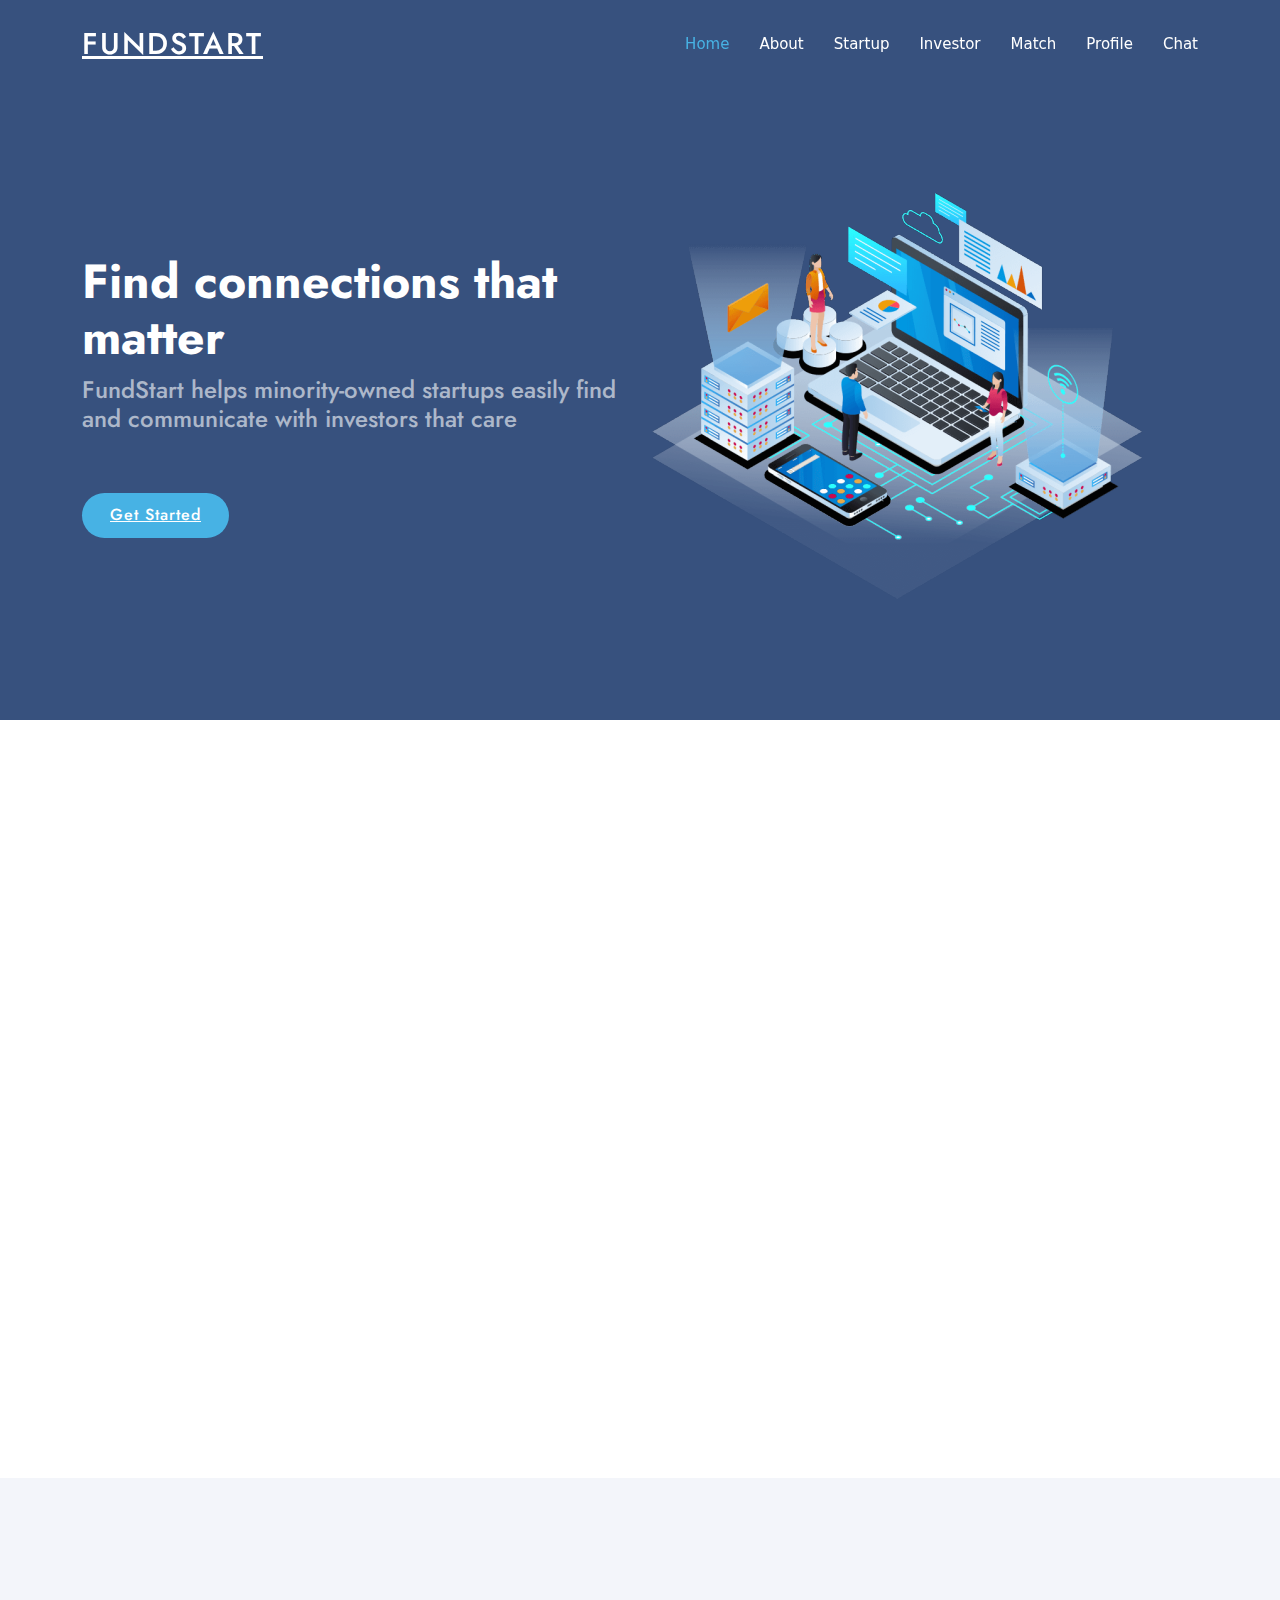
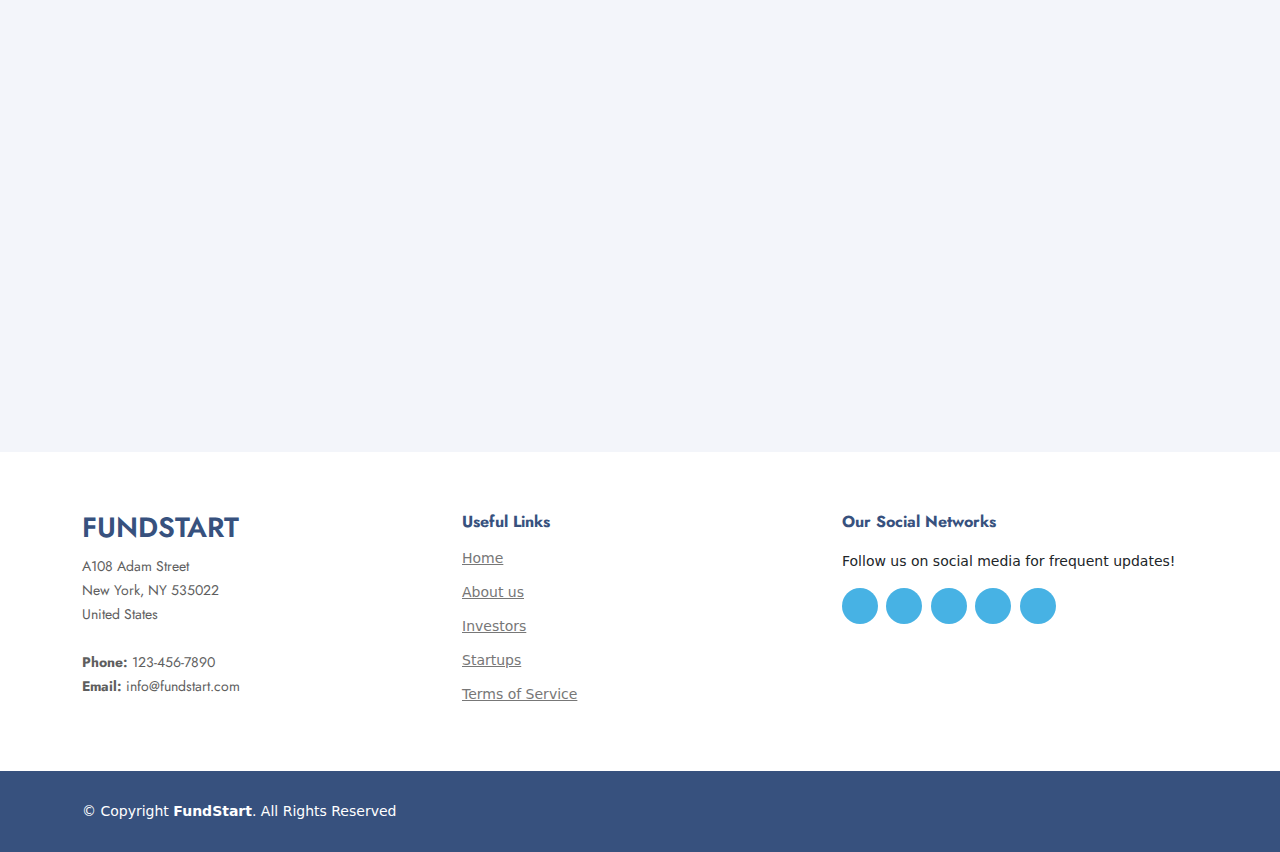
<file: index.html>
<!doctype html>

<html lang="en">
<head>
  <meta charset="utf-8">
  <meta name="viewport" content="width=device-width, initial-scale=1">

  <title>FundStart</title>

  <link href="https://cdn.jsdelivr.net/npm/bootstrap@5.1.3/dist/css/bootstrap.min.css" rel="stylesheet" integrity="sha384-1BmE4kWBq78iYhFldvKuhfTAU6auU8tT94WrHftjDbrCEXSU1oBoqyl2QvZ6jIW3" crossorigin="anonymous">
  <link rel="icon" href="https://imgur.com/tzVXPsd">
  <link href="assets/css/style.css" rel="stylesheet">

  <!-- Google Fonts -->
  <link href="https://fonts.googleapis.com/css?family=Open+Sans:300,300i,400,400i,600,600i,700,700i|Jost:300,300i,400,400i,500,500i,600,600i,700,700i|Poppins:300,300i,400,400i,500,500i,600,600i,700,700i" rel="stylesheet">

  <!-- Vendor CSS Files -->
  <link href="assets/vendor/aos/aos.css" rel="stylesheet">
  <link href="assets/vendor/bootstrap/css/bootstrap.min.css" rel="stylesheet">
  <link href="assets/vendor/bootstrap-icons/bootstrap-icons.css" rel="stylesheet">
  <link href="assets/vendor/boxicons/css/boxicons.min.css" rel="stylesheet">
  <link href="assets/vendor/glightbox/css/glightbox.min.css" rel="stylesheet">
  <link href="assets/vendor/remixicon/remixicon.css" rel="stylesheet">
  <link href="assets/vendor/swiper/swiper-bundle.min.css" rel="stylesheet">

</head>

<body>
    <header id="header" class="fixed-top">
        <div class="container d-flex align-items-center">
    
          <h1 class="logo me-auto"><a href="index.html">FundStart</a></h1>
    
          <nav id="navbar" class="navbar">
            <ul>
              <li><a class="nav-link scrollto active" href="#hero">Home</a></li>
              <li><a class="nav-link scrollto" href="#about">About</a></li>
              <li><a class="nav-link" href="startup.html">Startup</a></li>
              <li><a class="nav-link" href="investor.html">Investor</a></li>
              <li><a class="nav-link" href="swipe.html">Match</a></li>
              <li><a class="nav-link" href="profile.html">Profile</a></li>
              <li><a class="nav-link" href="chat.html">Chat</a></li>
            </ul>
          </nav>
    
        </div>
    </header><!-- End Header -->

    <!-- ======= Hero Section ======= -->
  <section id="hero" class="d-flex align-items-center">

    <div class="container">
        <div class="row">
            <div class="col-lg-6 d-flex flex-column justify-content-center pt-4 pt-lg-0 order-2 order-lg-1">
            <h1>Find connections that matter</h1>
            <h2>FundStart helps minority-owned startups easily find and communicate with investors that care</h2>
            <div class="d-flex justify-content-center justify-content-lg-start">
                <a href="#start" class="btn-get-started scrollto">Get Started</a>
            </div>
        </div>
        <div class="col-lg-6 order-1 order-lg-2 hero-img">
            <img src="assets/images/home-image.png">
        </div>
    </div>

  </section>
  <!-- End Hero -->

  <!-- ======= Pricing Section ======= -->
  <section id="start" class="pricing">
    <div class="container" data-aos="fade-up">

      <div class="section-title">
        <h2>Are You an Investor or Startup?</h2>
        <p>Almost like speed dating, our platform matches investors to see companies with a swipe, giving exposure to those in need.</p>
      </div>

      <div class="row">

        <div class="col-lg-6" data-aos="fade-up" data-aos-delay="100">
          <div class="box align-items-center">
            <h3 class="align-items-center">I'm an Investor</h3>
            <a href="investor.html" class="buy-btn">Get Started</a>
          </div>
        </div>

        <div class="col-lg-6 mt-4 mt-lg-0" data-aos="fade-up" data-aos-delay="200">
            <div class="box align-items-center">
            <h3 class="align-items-center">I'm a Startup</h3>
            <a href="startup.html" class="buy-btn">Get Started</a>
            </div>
        </div>

      </div>

    </div>
  </section><!-- End Pricing Section -->

  <!-- ======= About Us Section ======= -->
  <section id="about" class="about">
    <div class="container" data-aos="fade-up">

      <div class="section-title">
        <h2>About Us</h2>
      </div>

      <div class="row content">
        <div class="col-lg-16">
          <p class="align-text-center">
            We are a B2B organization that aims to encourage greater financial support for minority-owned startups! 
          </p>
        </div>
      </div>

    </div>
  </section>
  <!-- End About Us Section -->

  <!-- ======= features Section ======= -->
  <section id="features" class="services section-bg">
    <div class="container" data-aos="fade-up">

      <div class="section-title">
        <h2>Why we need FundStart</h2>
        <p>Corporate diversity in America is lacking- majority of the Fortune 500 companies in America are ran and controlled by straight white men. Here are some statistics onthis urgent issue:</p>
      </div>

      <div class="row">
        <div class="col-xl-3 col-md-6 d-flex align-items-stretch" data-aos="zoom-in" data-aos-delay="100">
          <div class="icon-box">
            <div class="icon"></div>
            <h4><a href="">Women</a></h4>
            <p>Of the 442 startups to go public in 2021, only 22 were owned by women.</p>
          </div>
        </div>

        <div class="col-xl-3 col-md-6 d-flex align-items-stretch mt-4 mt-md-0" data-aos="zoom-in" data-aos-delay="200">
          <div class="icon-box">
            <div class="icon"></div>
            <h4><a href="">Black Owned</a></h4>
            <p>Of the nations 5.7 million employer businesses, firms with more than one employee, only 2.2% are black.</p>
          </div>
        </div>

        <div class="col-xl-3 col-md-6 d-flex align-items-stretch mt-4 mt-xl-0" data-aos="zoom-in" data-aos-delay="300">
          <div class="icon-box">
            <div class="icon"></div>
            <h4><a href="">BIPOC</a></h4>
            <p>4 of the 5 largest companies on the Nasdaq market- Apple, Microsoft, Alphabet, Facebook have majority white men on their boards. More diversity is needed.</p>
          </div>
        </div>

        <div class="col-xl-3 col-md-6 d-flex align-items-stretch mt-4 mt-xl-0" data-aos="zoom-in" data-aos-delay="400">
          <div class="icon-box">
            <div class="icon"></div>
            <h4><a href="">LGBTQ</a></h4>
            <p>Less then 5% of board members of Fortune 500 companies identify as LGBTQ</p>
          </div>
        </div>

      </div>

    </div>
  </section><!-- End Services Section -->
  
  <!-- ======= Footer ======= -->
  <footer id="footer">

    <div class="footer-top">
      <div class="container">
        <div class="row">

          <div class="col-lg-4 col-md-6 footer-contact">
            <h3>FundStart</h3>
            <p>
              A108 Adam Street <br>
              New York, NY 535022<br>
              United States <br><br>
              <strong>Phone:</strong> 123-456-7890<br>
              <strong>Email:</strong> info@fundstart.com<br>
            </p>
          </div>

          <div class="col-lg-4 col-md-6 footer-links">
            <h4>Useful Links</h4>
            <ul>
              <li> <a href="#">Home</a></li>
              <li> <a href="#">About us</a></li>
              <li> <a href="#">Investors</a></li>
              <li> <a href="#">Startups</a></li>
              <li> <a href="#">Terms of Service</a></li>
            </ul>
          </div>

          <div class="col-lg-4 col-md-6 footer-links">
            <h4>Our Social Networks</h4>
            <p>Follow us on social media for frequent updates!</p>
            <div class="social-links mt-3">
              <a href="#" class="twitter"></a>
              <a href="#" class="facebook"></a>
              <a href="#" class="instagram"></a>
              <a href="#" class="google-plus"></a>
              <a href="#" class="linkedin"> <i class="fa-brands fa-google-plus"></i></a>
            </div>
          </div>

        </div>
      </div>
    </div>

    <div class="container footer-bottom clearfix">
      <div class="copyright">
        &copy; Copyright <strong><span>FundStart</span></strong>. All Rights Reserved
      </div>
    </div>
  </footer>
  <!-- End Footer -->
  
  <!-- Vendor JS Files -->
  <script src="assets/vendor/aos/aos.js"></script>
  <script src="assets/vendor/bootstrap/js/bootstrap.bundle.min.js"></script>
  <script src="assets/vendor/glightbox/js/glightbox.min.js"></script>
  <script src="assets/vendor/isotope-layout/isotope.pkgd.min.js"></script>
  <script src="assets/vendor/swiper/swiper-bundle.min.js"></script>
  <script src="assets/vendor/waypoints/noframework.waypoints.js"></script>
  <script src="assets/vendor/php-email-form/validate.js"></script>

  <!-- Template Main JS File -->
  <script src="assets/js/main.js"></script>

</body>
</html>
</file>
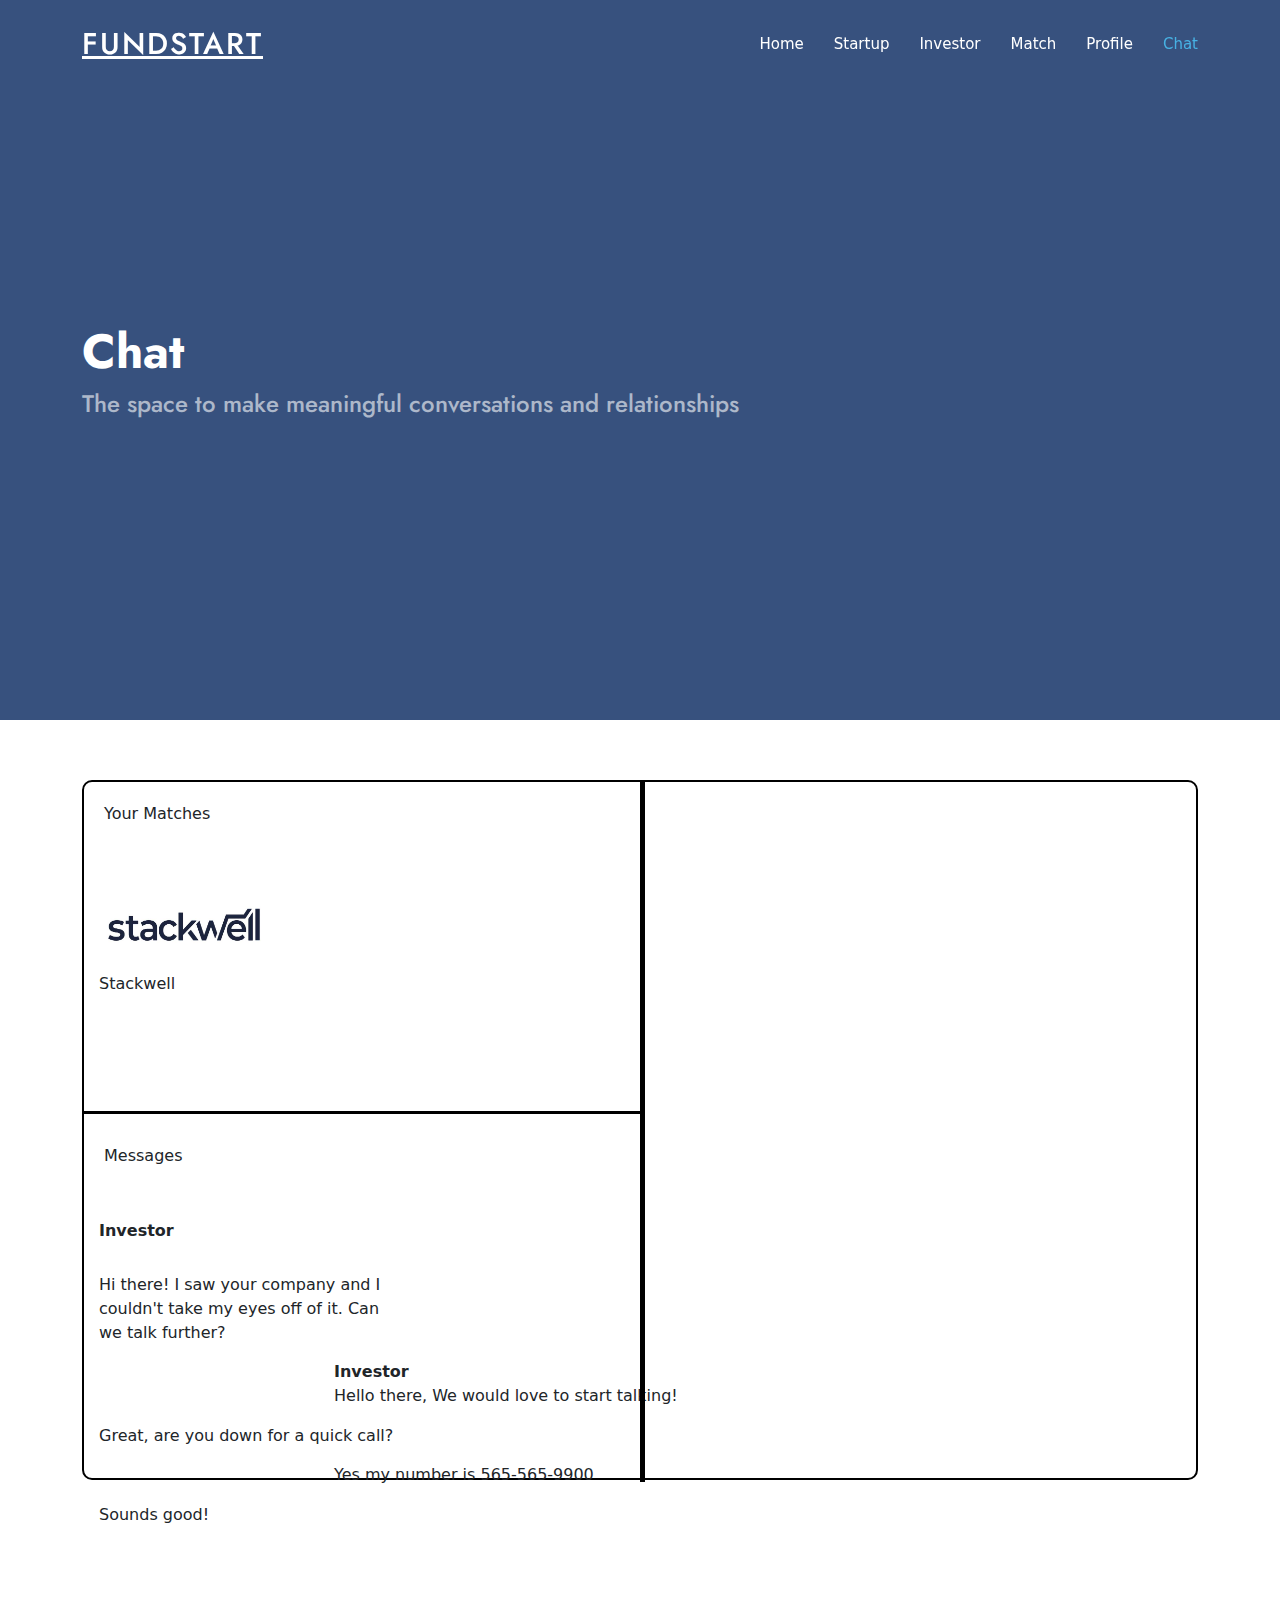
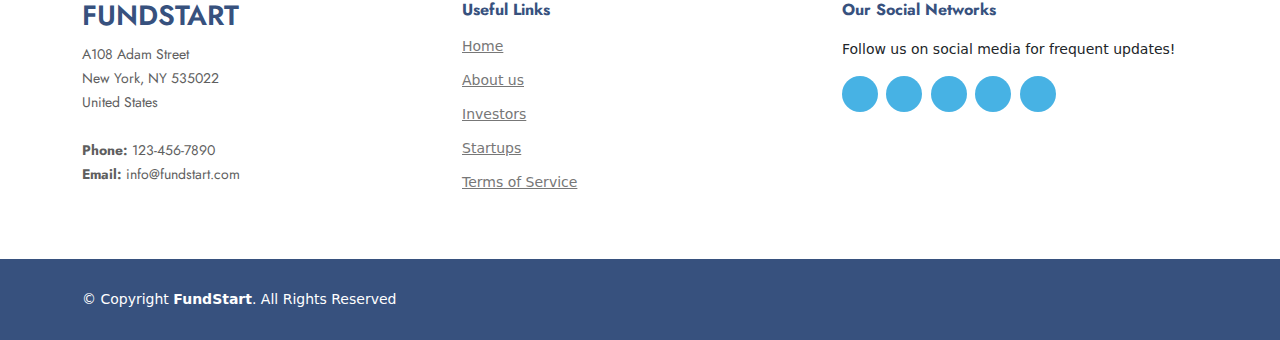
<file: chat.html>
<!doctype html>

<html lang="en">
<head>
  <meta charset="utf-8">
  <meta name="viewport" content="width=device-width, initial-scale=1">

  <title>Investors</title>

  <link href="https://cdn.jsdelivr.net/npm/bootstrap@5.1.3/dist/css/bootstrap.min.css" rel="stylesheet" integrity="sha384-1BmE4kWBq78iYhFldvKuhfTAU6auU8tT94WrHftjDbrCEXSU1oBoqyl2QvZ6jIW3" crossorigin="anonymous">

  <link href="assets/css/style.css" rel="stylesheet">
  <link href="assets/css/chat.css" rel="stylesheet">
  <!-- Google Fonts -->
  <link href="https://fonts.googleapis.com/css?family=Open+Sans:300,300i,400,400i,600,600i,700,700i|Jost:300,300i,400,400i,500,500i,600,600i,700,700i|Poppins:300,300i,400,400i,500,500i,600,600i,700,700i" rel="stylesheet">

  <!-- Vendor CSS Files -->
  <link href="assets/vendor/aos/aos.css" rel="stylesheet">
  <link href="assets/vendor/bootstrap/css/bootstrap.min.css" rel="stylesheet">
  <link href="assets/vendor/bootstrap-icons/bootstrap-icons.css" rel="stylesheet">
  <link href="assets/vendor/boxicons/css/boxicons.min.css" rel="stylesheet">
  <link href="assets/vendor/glightbox/css/glightbox.min.css" rel="stylesheet">
  <link href="assets/vendor/remixicon/remixicon.css" rel="stylesheet">
  <link href="assets/vendor/swiper/swiper-bundle.min.css" rel="stylesheet">

</head>

<body>
    <header id="header" class="fixed-top">
        <div class="container d-flex align-items-center">
    
          <h1 class="logo me-auto"><a href="index.html">FundStart</a></h1>
    
          <nav id="navbar" class="navbar">
            <ul>
              <li><a class="nav-link" href="index.html">Home</a></li>
              <li><a class="nav-link" href="startup.html">Startup</a></li>
              <li><a class="nav-link" href="investor.html">Investor</a></li>
              <li><a class="nav-link" href="swipe.html">Match</a></li>
              <li><a class="nav-link" href="profile.html">Profile</a></li>
              <li><a class="nav-link active" href="chat.html">Chat</a></li>
            </ul>
          </nav>
    
        </div>
    </header><!-- End Header -->

  <section id="hero" class="d-flex align-items-center">
    <div class="container">
        <div class="row">
            <h1>Chat</h1>
            <h2>The space to make meaningful conversations and relationships</h2>
        </div>
    </div>
  </section>

  <section id="form" class="about">
    <div class="container">
      <div class="chatBox">
        <p class="text1">Your Matches</p>
        <div class="users">
          <div class="others">
            <img src="/assets/images/stackwell.jpg">
            <br> Stackwell
          </div>
        </div>
        <div class="bar"></div>
        <p class="text2">Messages</p>
        <div>
          <label class="chat-label">Investor</label>
          <p class="chat-text">Hi there! I saw your company and I couldn't take my eyes off of it. Can we talk further?</p>
        </div>
        <div class="divider"></div>
        <label class="company-label">Investor</label>
        <div>
        <p class="company-text">Hello there, We would love to start talking!</p>
        <p class="chat-text">Great, are you down for a quick call?</p>
        <p class="company-text">Yes my number is 565-565-9900</p>
        <p class="chat-text">Sounds good!</p>
        <form action="chat.php" method="post">
          <input type="text" placeholder="Type your message" id="message"><button type="submit" style="border-radius: 10px;"type="button" class="btn btn-primary">Send</button>
        </form>
      </div>
    </div>
  </section>

  <!-- ======= Footer ======= -->
  <footer id="footer">

    <div class="footer-top">
      <div class="container">
        <div class="row">

          <div class="col-lg-4 col-md-6 footer-contact">
            <h3>FundStart</h3>
            <p>
              A108 Adam Street <br>
              New York, NY 535022<br>
              United States <br><br>
              <strong>Phone:</strong> 123-456-7890<br>
              <strong>Email:</strong> info@fundstart.com<br>
            </p>
          </div>

          <div class="col-lg-4 col-md-6 footer-links">
            <h4>Useful Links</h4>
            <ul>
              <li> <a href="#">Home</a></li>
              <li> <a href="#">About us</a></li>
              <li> <a href="#">Investors</a></li>
              <li> <a href="#">Startups</a></li>
              <li> <a href="#">Terms of Service</a></li>
            </ul>
          </div>

          <div class="col-lg-4 col-md-6 footer-links">
            <h4>Our Social Networks</h4>
            <p>Follow us on social media for frequent updates!</p>
            <div class="social-links mt-3">
              <a href="#" class="twitter"></a>
              <a href="#" class="facebook"></a>
              <a href="#" class="instagram"></a>
              <a href="#" class="google-plus"></a>
              <a href="#" class="linkedin"> <i class="fa-brands fa-google-plus"></i></a>
            </div>
          </div>

        </div>
      </div>
    </div>

    <div class="container footer-bottom clearfix">
      <div class="copyright">
        &copy; Copyright <strong><span>FundStart</span></strong>. All Rights Reserved
      </div>
    </div>
  </footer>
  <!-- End Footer -->
  
  <!-- Vendor JS Files -->
  <script src="assets/vendor/aos/aos.js"></script>
  <script src="assets/vendor/bootstrap/js/bootstrap.bundle.min.js"></script>
  <script src="assets/vendor/glightbox/js/glightbox.min.js"></script>
  <script src="assets/vendor/isotope-layout/isotope.pkgd.min.js"></script>
  <script src="assets/vendor/swiper/swiper-bundle.min.js"></script>
  <script src="assets/vendor/waypoints/noframework.waypoints.js"></script>
  <script src="assets/vendor/php-email-form/validate.js"></script>

  <!-- Template Main JS File -->
  <script src="assets/js/main.js"></script>

</body>
</html>
</file>
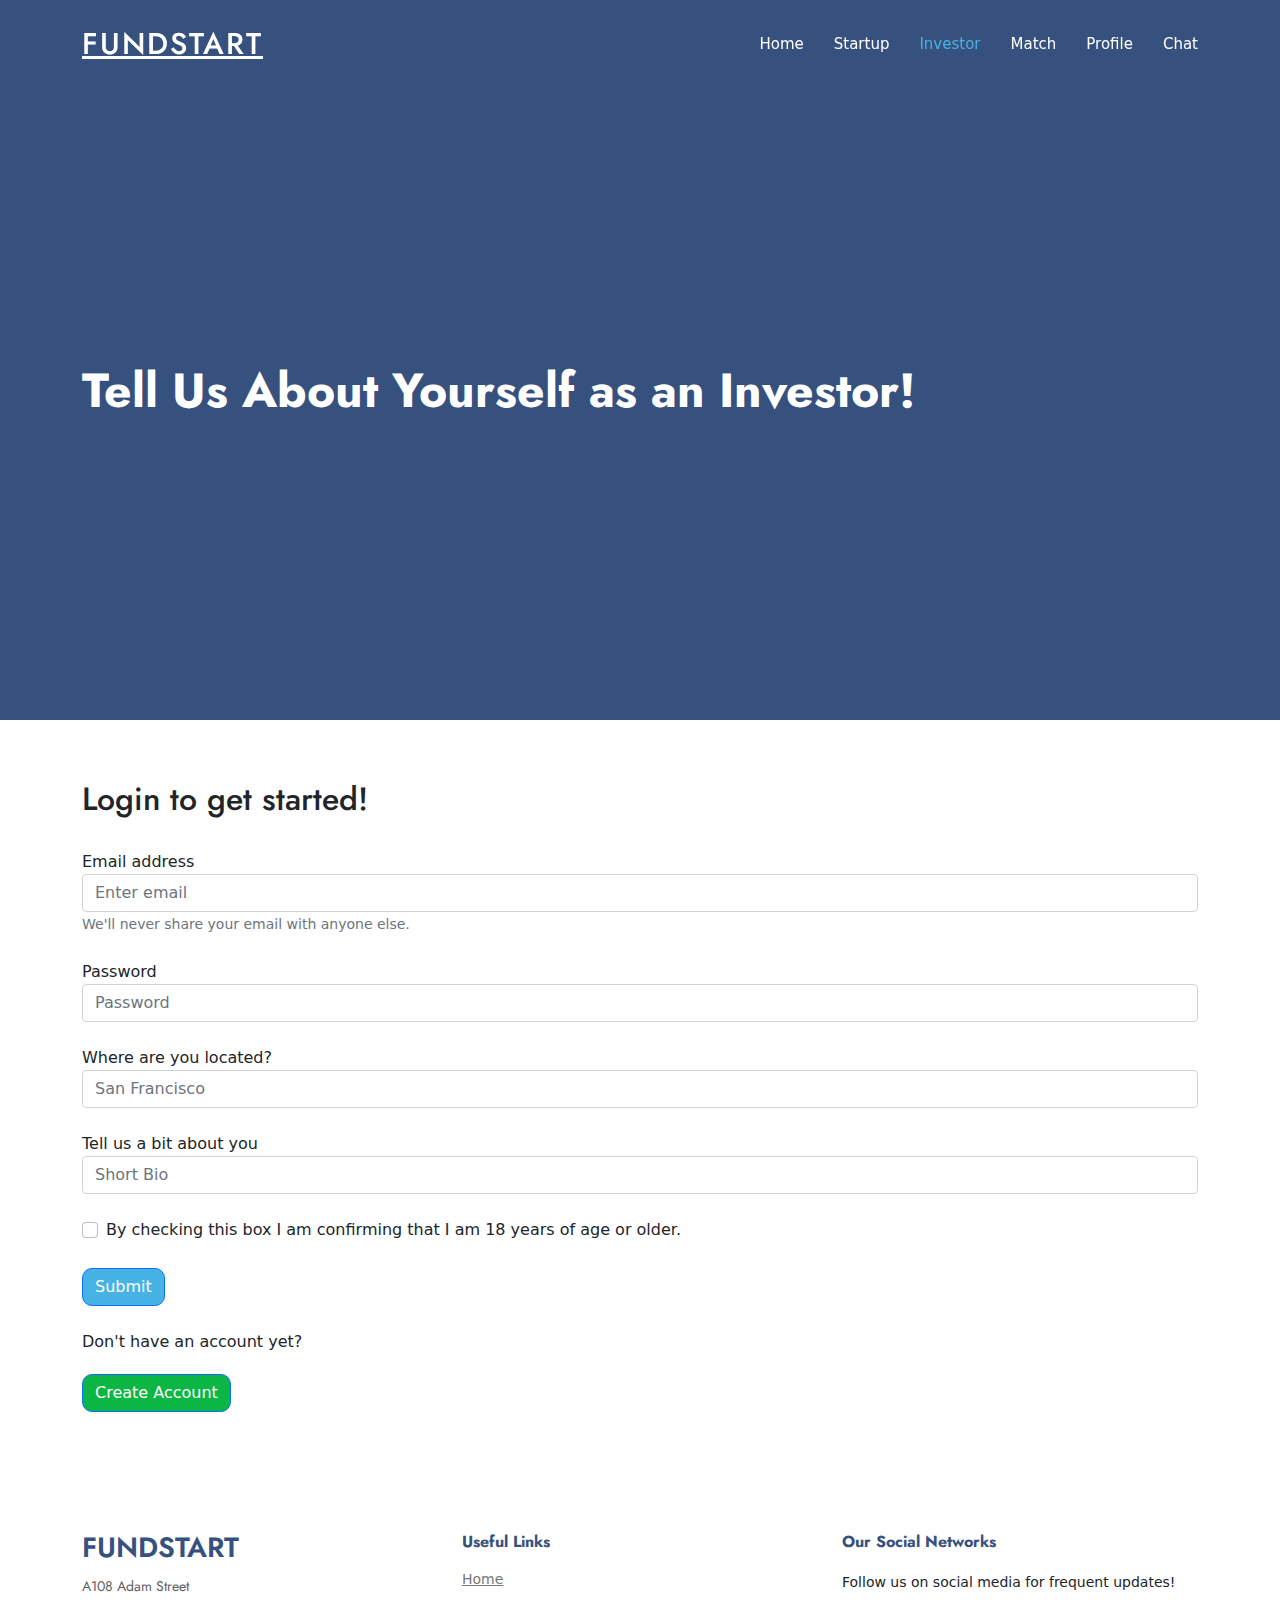
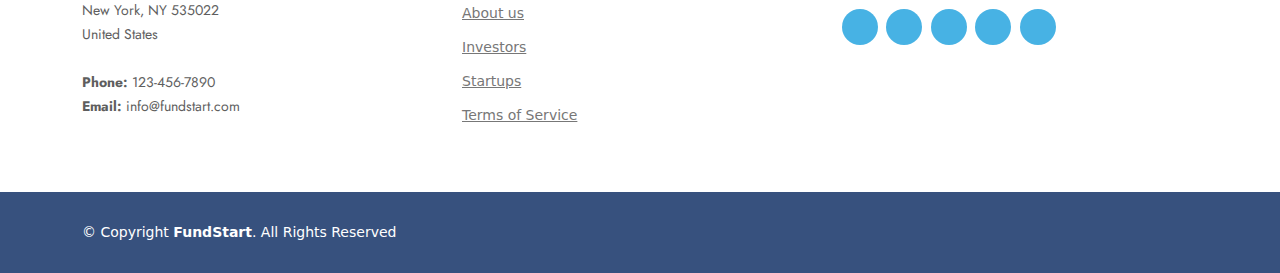
<file: investor.html>
<!doctype html>

<html lang="en">
<head>
  <meta charset="utf-8">
  <meta name="viewport" content="width=device-width, initial-scale=1">

  <title>Investors</title>

  <link href="https://cdn.jsdelivr.net/npm/bootstrap@5.1.3/dist/css/bootstrap.min.css" rel="stylesheet" integrity="sha384-1BmE4kWBq78iYhFldvKuhfTAU6auU8tT94WrHftjDbrCEXSU1oBoqyl2QvZ6jIW3" crossorigin="anonymous">

  <link href="assets/css/style.css" rel="stylesheet">

  <!-- Google Fonts -->
  <link href="https://fonts.googleapis.com/css?family=Open+Sans:300,300i,400,400i,600,600i,700,700i|Jost:300,300i,400,400i,500,500i,600,600i,700,700i|Poppins:300,300i,400,400i,500,500i,600,600i,700,700i" rel="stylesheet">

  <!-- Vendor CSS Files -->
  <link href="assets/vendor/aos/aos.css" rel="stylesheet">
  <link href="assets/vendor/bootstrap/css/bootstrap.min.css" rel="stylesheet">
  <link href="assets/vendor/bootstrap-icons/bootstrap-icons.css" rel="stylesheet">
  <link href="assets/vendor/boxicons/css/boxicons.min.css" rel="stylesheet">
  <link href="assets/vendor/glightbox/css/glightbox.min.css" rel="stylesheet">
  <link href="assets/vendor/remixicon/remixicon.css" rel="stylesheet">
  <link href="assets/vendor/swiper/swiper-bundle.min.css" rel="stylesheet">

</head>

<body>
    <header id="header" class="fixed-top">
        <div class="container d-flex align-items-center">
    
          <h1 class="logo me-auto"><a href="index.html">FundStart</a></h1>
    
          <nav id="navbar" class="navbar">
            <ul>
              <li><a class="nav-link" href="index.html">Home</a></li>
              <li><a class="nav-link" href="startup.html">Startup</a></li>
              <li><a class="nav-link active" href="investor.html">Investor</a></li>
              <li><a class="nav-link" href="swipe.html">Match</a></li>
              <li><a class="nav-link" href="profile.html">Profile</a></li>
              <li><a class="nav-link" href="chat.html">Chat</a></li>
            </ul>
          </nav>
    
        </div>
    </header><!-- End Header -->

  <section id="hero" class="d-flex align-items-center">
    <div class="container">
        <div class="row">
            <h1>Tell Us About Yourself as an Investor!</h1>
        </div>
    </div>
  </section>

  <section id="form" class="about" style="display: block">
    <div class="container">
    <form action="connect.php" method="post">
      <h2>Login to get started!</h2>
      <br/>
      <div class="form-group">
        <label for="exampleInputEmail1">Email address <i class="fa-solid fa-envelope"></i></label>
        <input type="email" class="form-control" id="exampleInputEmail1" aria-describedby="emailHelp" placeholder="Enter email">
        <small id="emailHelp" class="form-text text-muted">We'll never share your email with anyone else.</small>
      </div>
      <br/>
      <div class="form-group">
        <label for="exampleInputPassword1">Password</label>
        <input type="password" class="form-control" id="exampleInputPassword1" placeholder="Password">
      </div>
      <br/>
      <div class="form-group">
        <label for="exampleInputPassword1">Where are you located?</label>
        <input type="location" class="form-control" id="exampleInputLocation" placeholder="San Francisco">
      </div>
      <br/>
      <div class="form-group">
        <label for="exampleInputPassword1">Tell us a bit about you</label>
        <input type="bio" class="form-control" id="exampleInputStartUp" placeholder="Short Bio">
      </div>
      <br/>
      <div class="form-group form-check">
        <input type="checkbox" class="form-check-input" id="exampleCheck1">
        <label class="form-check-label" for="exampleCheck1">By checking this box I am confirming that I am 18 years of age or older.</label>
      </div>
      <br/>
      <input style="background-color: #47b2e4; border-radius: 10px;" type="button" class="btn btn-primary" onclick="location.href='swipe.html';" value="Submit" />
    </form>
    <br/>
    <label>Don't have an account yet?</label><br>
    <button onclick="createAccount()"  style="margin-top: 20px;background-color: rgb(11, 182, 68); border-radius: 10px;" type="button" class="btn btn-primary">Create Account</button>
    </div>
  </section>

  <!-- ======= Footer ======= -->
  <footer id="footer">

    <div class="footer-top">
      <div class="container">
        <div class="row">

          <div class="col-lg-4 col-md-6 footer-contact">
            <h3>FundStart</h3>
            <p>
              A108 Adam Street <br>
              New York, NY 535022<br>
              United States <br><br>
              <strong>Phone:</strong> 123-456-7890<br>
              <strong>Email:</strong> info@fundstart.com<br>
            </p>
          </div>

          <div class="col-lg-4 col-md-6 footer-links">
            <h4>Useful Links</h4>
            <ul>
              <li> <a href="#">Home</a></li>
              <li> <a href="#">About us</a></li>
              <li> <a href="#">Investors</a></li>
              <li> <a href="#">Startups</a></li>
              <li> <a href="#">Terms of Service</a></li>
            </ul>
          </div>

          <div class="col-lg-4 col-md-6 footer-links">
            <h4>Our Social Networks</h4>
            <p>Follow us on social media for frequent updates!</p>
            <div class="social-links mt-3">
              <a href="#" class="twitter"></a>
              <a href="#" class="facebook"></a>
              <a href="#" class="instagram"></a>
              <a href="#" class="google-plus"></a>
              <a href="#" class="linkedin"> <i class="fa-brands fa-google-plus"></i></a>
            </div>
          </div>

        </div>
      </div>
    </div>

    <div class="container footer-bottom clearfix">
      <div class="copyright">
        &copy; Copyright <strong><span>FundStart</span></strong>. All Rights Reserved
      </div>
    </div>
  </footer>
  <!-- End Footer -->
  
  <!-- Vendor JS Files -->
  <script src="assets/vendor/aos/aos.js"></script>
  <script src="assets/vendor/bootstrap/js/bootstrap.bundle.min.js"></script>
  <script src="assets/vendor/glightbox/js/glightbox.min.js"></script>
  <script src="assets/vendor/isotope-layout/isotope.pkgd.min.js"></script>
  <script src="assets/vendor/swiper/swiper-bundle.min.js"></script>
  <script src="assets/vendor/waypoints/noframework.waypoints.js"></script>
  <script src="assets/vendor/php-email-form/validate.js"></script>

  <!-- Template Main JS File -->
  <script src="assets/js/main.js"></script>

</body>
</html>
</file>
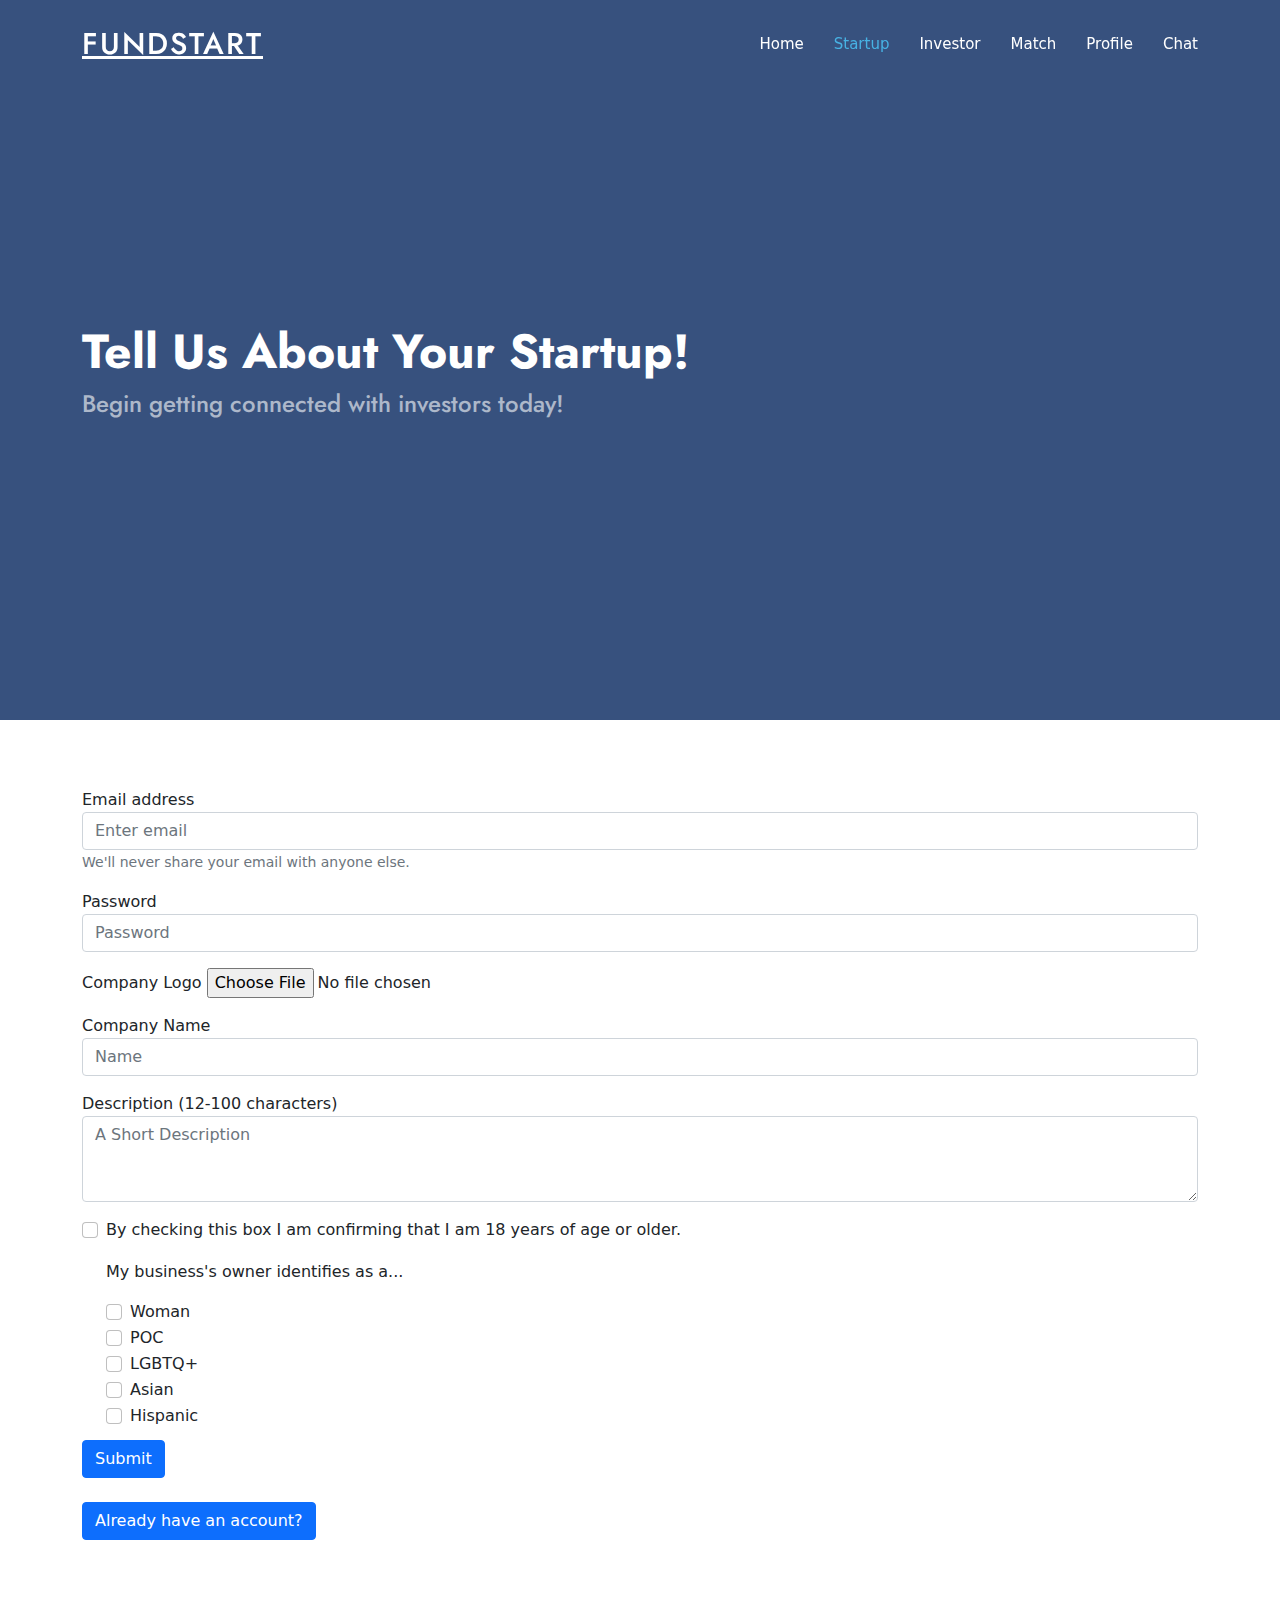
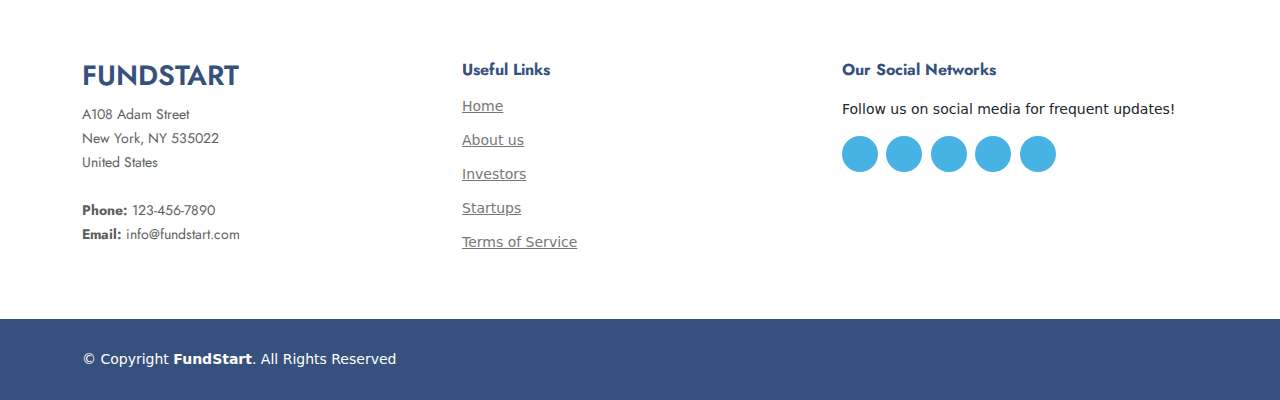
<file: startup.html>
<!doctype html>

<html lang="en">
<head>
  <meta charset="utf-8">
  <meta name="viewport" content="width=device-width, initial-scale=1">

  <title>Startups</title>

  <link href="https://cdn.jsdelivr.net/npm/bootstrap@5.1.3/dist/css/bootstrap.min.css" rel="stylesheet" integrity="sha384-1BmE4kWBq78iYhFldvKuhfTAU6auU8tT94WrHftjDbrCEXSU1oBoqyl2QvZ6jIW3" crossorigin="anonymous">

  <link href="assets/css/style.css" rel="stylesheet">

  <!-- Google Fonts -->
  <link href="https://fonts.googleapis.com/css?family=Open+Sans:300,300i,400,400i,600,600i,700,700i|Jost:300,300i,400,400i,500,500i,600,600i,700,700i|Poppins:300,300i,400,400i,500,500i,600,600i,700,700i" rel="stylesheet">

  <!-- Vendor CSS Files -->
  <link href="assets/vendor/aos/aos.css" rel="stylesheet">
  <link href="assets/vendor/bootstrap/css/bootstrap.min.css" rel="stylesheet">
  <link href="assets/vendor/bootstrap-icons/bootstrap-icons.css" rel="stylesheet">
  <link href="assets/vendor/boxicons/css/boxicons.min.css" rel="stylesheet">
  <link href="assets/vendor/glightbox/css/glightbox.min.css" rel="stylesheet">
  <link href="assets/vendor/remixicon/remixicon.css" rel="stylesheet">
  <link href="assets/vendor/swiper/swiper-bundle.min.css" rel="stylesheet">

</head>

<body>
    <header id="header" class="fixed-top">
        <div class="container d-flex align-items-center">
    
          <h1 class="logo me-auto"><a href="index.html">FundStart</a></h1>
    
          <nav id="navbar" class="navbar">
            <ul>
              <li><a class="nav-link" href="index.html">Home</a></li>
              <li><a class="nav-link active" href="startup.html">Startup</a></li>
              <li><a class="nav-link" href="investor.html">Investor</a></li>
              <li><a class="nav-link" href="swipe.html">Match</a></li>
              <li><a class="nav-link" href="profile.html">Profile</a></li>
              <li><a class="nav-link" href="chat.html">Chat</a></li>
            </ul>
          </nav>
    
        </div>
    </header><!-- End Header -->

    <section id="hero" class="d-flex align-items-center">
        <div class="container">
            <div class="row">
                <h1>Tell Us About Your Startup!</h1>
                <h2>Begin getting connected with investors today!</h2>
            </div>
        </div>
    </section>

    <!-- ======= Form Section ======= -->
    <section id="form" class="about">
        <div class="container">
            <form action="startupInsert.php" method="post">
                <div class="py-2 form-group">
                    <label for="exampleInputEmail1">Email address</label>
                    <input type="email" class="form-control" id="exampleInputEmail1" aria-describedby="emailHelp" placeholder="Enter email" required>
                    <small id="emailHelp" class="form-text text-muted">We'll never share your email with anyone else.</small>
                </div>
        
                <div class="py-2 form-group">
                    <label for="exampleInputPassword1">Password</label>
                    <input required type="password" class="form-control" id="exampleInputPassword1" placeholder="Password">
                </div>
        
                <div class="py-2 form-group">
                    <label for="exampleFormControlFile1">Company Logo</label>
                    <input required type="file" class="form-control-file" id="exampleFormControlFile1">
                </div>
                
                <div class="py-2 form-group">
                    <label for="exampleInputName1">Company Name</label>
                    <input name="companyname" class="form-control" id="exampleInputName1" placeholder="Name">
                </div>
        
                <div class="py-2 form-group">
                    <label for="exampleFormControlTextarea1">Description (12-100 characters)</label>
                    <textarea name="description" placeholder="A Short Description" minlength="12" maxlength="100" class="form-control" id="exampleFormControlTextarea1" rows="3"></textarea>
                </div>
        
                <div class="py-2 form-group form-check">
                    <input type="checkbox" class="form-check-input" id="exampleCheck1">
                    <label class="form-check-label" for="exampleCheck1">By checking this box I am confirming that I am 18 years of age or older.</label>
                </div>
        
                <div class="py-2 form-group form-check">
                    <p>My business's owner identifies as a...</p>
                    <div class="form-check">
                        <input class="form-check-input" type="checkbox" value="" id="woman" name="identity" value = "w">
                        <label class="form-check-label" for="woman">
                            Woman
                        </label>
                    </div>
                    <div class="form-check">
                        <input class="form-check-input" type="checkbox" value="" id="poc" name="identity" value = "p">
                        <label class="form-check-label" for="poc">
                            POC
                        </label>
                    </div>
                    <div class="form-check">
                        <input class="form-check-input" type="checkbox" value="" id="lgbt" name="identity" value = "l">
                        <label class="form-check-label" for="lgbt">
                            LGBTQ+
                        </label>
                    </div>
                    <div class="form-check">
                        <input class="form-check-input" type="checkbox" value="" id="asian" name="identity" value="a">
                        <label class="form-check-label" for="asian">
                            Asian
                        </label>
                    </div>
                    <div class="form-check">
                        <input class="form-check-input" type="checkbox" value="" id="hisp" name="identity" value="h">
                        <label class="form-check-label" for="hisp">
                            Hispanic
                        </label>
                    </div>
                </div>
             
                <button type="submit" class="btn btn-primary">Submit</button>
            </form>
            
            <br/>

            <button class="btn btn-primary">Already have an account?</button>
        </div>
    </section>

  <!-- ======= Footer ======= -->
  <footer id="footer">

    <div class="footer-top">
      <div class="container">
        <div class="row">

          <div class="col-lg-4 col-md-6 footer-contact">
            <h3>FundStart</h3>
            <p>
              A108 Adam Street <br>
              New York, NY 535022<br>
              United States <br><br>
              <strong>Phone:</strong> 123-456-7890<br>
              <strong>Email:</strong> info@fundstart.com<br>
            </p>
          </div>

          <div class="col-lg-4 col-md-6 footer-links">
            <h4>Useful Links</h4>
            <ul>
              <li> <a href="#">Home</a></li>
              <li> <a href="#">About us</a></li>
              <li> <a href="#">Investors</a></li>
              <li> <a href="#">Startups</a></li>
              <li> <a href="#">Terms of Service</a></li>
            </ul>
          </div>

          <div class="col-lg-4 col-md-6 footer-links">
            <h4>Our Social Networks</h4>
            <p>Follow us on social media for frequent updates!</p>
            <div class="social-links mt-3">
              <a href="#" class="twitter"></a>
              <a href="#" class="facebook"></a>
              <a href="#" class="instagram"></a>
              <a href="#" class="google-plus"></a>
              <a href="#" class="linkedin"> <i class="fa-brands fa-google-plus"></i></a>
            </div>
          </div>

        </div>
      </div>
    </div>

    <div class="container footer-bottom clearfix">
      <div class="copyright">
        &copy; Copyright <strong><span>FundStart</span></strong>. All Rights Reserved
      </div>
    </div>
  </footer>
  <!-- End Footer -->
  
  <!-- Vendor JS Files -->
  <script src="assets/vendor/aos/aos.js"></script>
  <script src="assets/vendor/bootstrap/js/bootstrap.bundle.min.js"></script>
  <script src="assets/vendor/glightbox/js/glightbox.min.js"></script>
  <script src="assets/vendor/isotope-layout/isotope.pkgd.min.js"></script>
  <script src="assets/vendor/swiper/swiper-bundle.min.js"></script>
  <script src="assets/vendor/waypoints/noframework.waypoints.js"></script>
  <script src="assets/vendor/php-email-form/validate.js"></script>

  <!-- Template Main JS File -->
  <script src="assets/js/main.js"></script>
  <script>
    $('#myModal').on('shown.bs.modal', function () {
  $('#myInput').trigger('focus')
})
  </script>
</body>
</html>
</file>
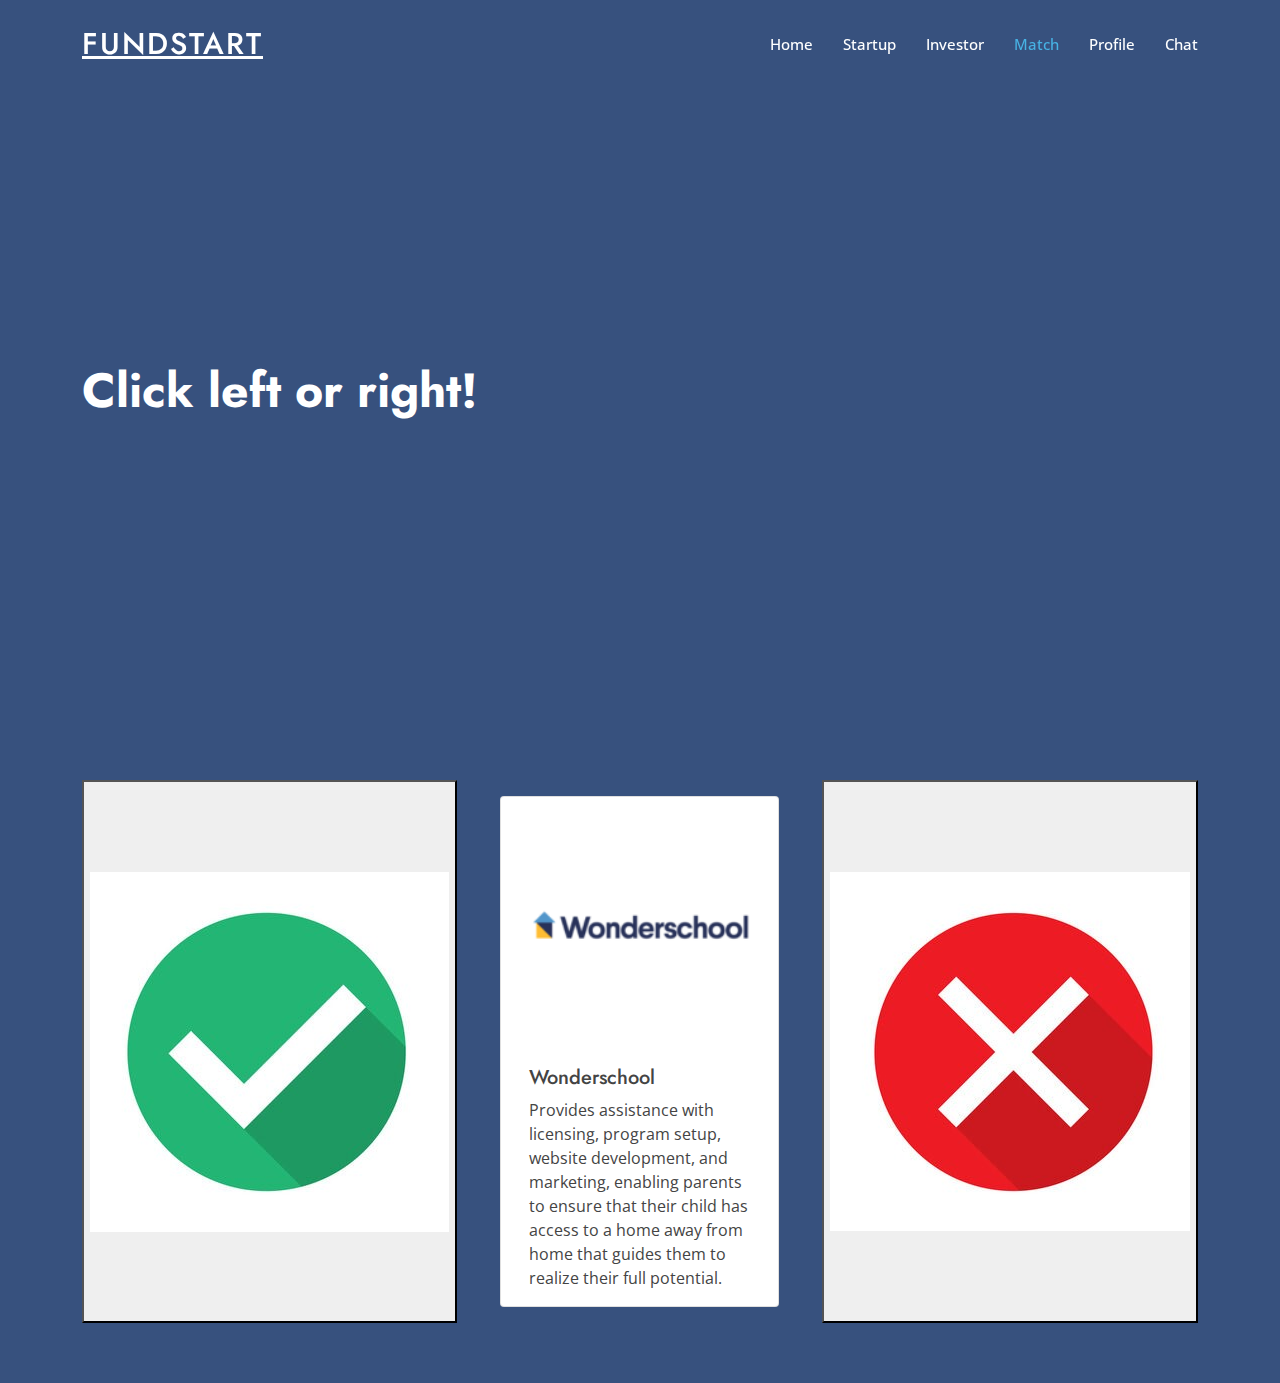
<file: swipe.html>
<!doctype html>

<html lang="en">
  <head>
    <meta charset="utf-8">
    <meta name="viewport" content="width=device-width, initial-scale=1">

    <title>Swipe and Match</title>

    <link href="https://cdn.jsdelivr.net/npm/bootstrap@5.1.3/dist/css/bootstrap.min.css" rel="stylesheet" integrity="sha384-1BmE4kWBq78iYhFldvKuhfTAU6auU8tT94WrHftjDbrCEXSU1oBoqyl2QvZ6jIW3" crossorigin="anonymous">

    <link href="assets/css/style.css" rel="stylesheet">

    <!-- Google Fonts -->
    <link href="https://fonts.googleapis.com/css?family=Open+Sans:300,300i,400,400i,600,600i,700,700i|Jost:300,300i,400,400i,500,500i,600,600i,700,700i|Poppins:300,300i,400,400i,500,500i,600,600i,700,700i" rel="stylesheet">

    <!-- Vendor CSS Files -->
    <link href="assets/vendor/aos/aos.css" rel="stylesheet">
    <link href="assets/vendor/bootstrap/css/bootstrap.min.css" rel="stylesheet">
    <link href="assets/vendor/bootstrap-icons/bootstrap-icons.css" rel="stylesheet">
    <link href="assets/vendor/boxicons/css/boxicons.min.css" rel="stylesheet">
    <link href="assets/vendor/glightbox/css/glightbox.min.css" rel="stylesheet">
    <link href="assets/vendor/remixicon/remixicon.css" rel="stylesheet">
    <link href="assets/vendor/swiper/swiper-bundle.min.css" rel="stylesheet">

    <link href="assets/css/swipe.css" rel="stylesheet">

  </head>

  <body>
    <header id="header" class="fixed-top">
      <div class="container d-flex align-items-center">
  
        <h1 class="logo me-auto"><a href="index.html">FundStart</a></h1>
  
        <nav id="navbar" class="navbar">
          <ul>
            <li><a class="nav-link" href="index.html">Home</a></li>
            <li><a class="nav-link" href="startup.html">Startup</a></li>
            <li><a class="nav-link" href="investor.html">Investor</a></li>
            <li><a class="nav-link active" href="swipe.html">Match</a></li>
            <li><a class="nav-link" href="profile.html">Profile</a></li>
            <li><a class="nav-link" href="chat.html">Chat</a></li>
          </ul>
        </nav>
  
      </div>
  </header>
  <!-- End Header -->

  <section id="hero" class="d-flex align-items-center">
    <div class="container">
        <div class="row">
            <h1>Click left or right!</h1>
        </div>
    </div>
  </section>

  <section id="swipe" class="about">
    <div class="container d-flex">
      <button>
        <img class = "align-self-center" src="assets/images/green.jpg">
      </button>
      <div class="align-self-center container card my-3 w-25" ondragstart="drag(event)" draggable="true">
        <img class="card-img-top" draggable="false" src="assets/images/wonderschool.png" alt="Card image cap">
        <div class="card-body">
          <h5 class="card-title">Wonderschool</h5>
          <p class="card-text">Provides assistance with licensing, program setup, website development, and marketing, enabling parents to ensure that their child has access to a home away from home that guides them to realize their full potential.</p>
        </div>
      </div>
      <button onclick="goToNext()">
        <img class = "align-self-center" src="assets/images/red.jpg">
      </button>
    </div>
  </section>

    <!-- Vendor JS Files -->
    <script src="assets/vendor/aos/aos.js"></script>
    <script src="assets/vendor/bootstrap/js/bootstrap.bundle.min.js"></script>
    <script src="assets/vendor/glightbox/js/glightbox.min.js"></script>
    <script src="assets/vendor/isotope-layout/isotope.pkgd.min.js"></script>
    <script src="assets/vendor/swiper/swiper-bundle.min.js"></script>
    <script src="assets/vendor/waypoints/noframework.waypoints.js"></script>
    <script src="assets/vendor/php-email-form/validate.js"></script>

    <!-- Template Main JS File -->
    <script>
      function allowDrop(ev) {
        ev.preventDefault();
      }

      function drag(ev) {
        ev.dataTransfer.setData("text", ev.target.id);
      }

      function drop(ev) {
        ev.preventDefault();
        var data = ev.dataTransfer.getData("text");
        ev.target.appendChild(document.getElementById(data));
      }

      function goToNext() {
        window.open("swipe2.html","_self")
      }
    </script>

  </body>
</html>
</file>
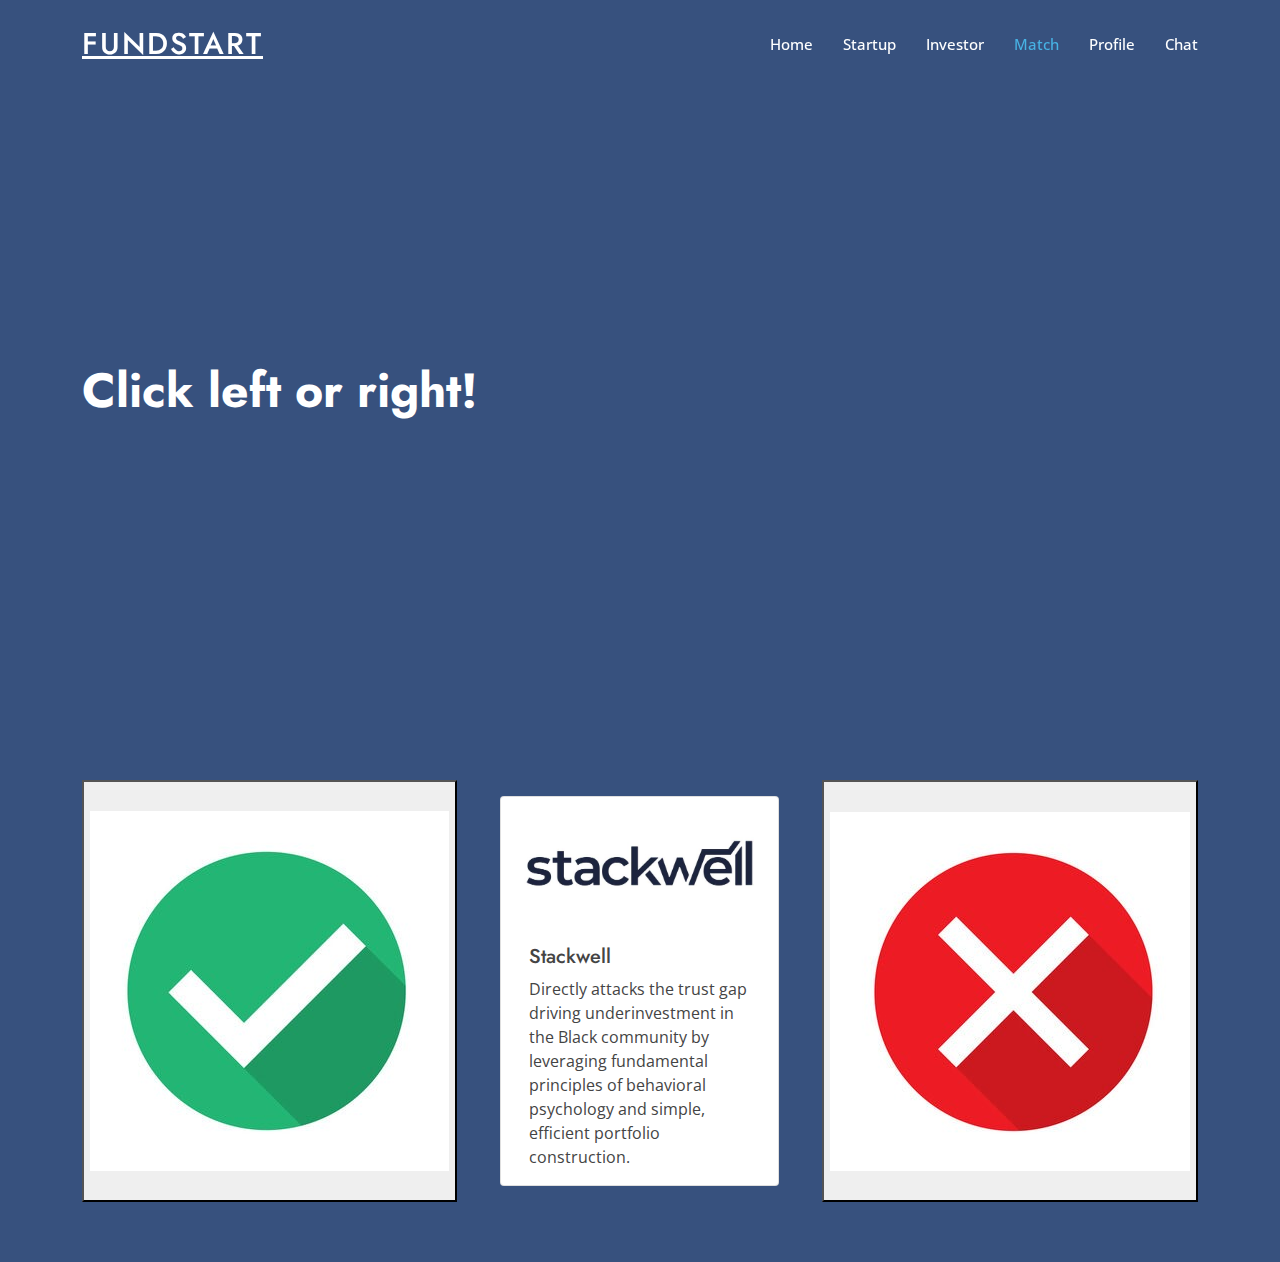
<file: swipe2.html>
<!doctype html>

<html lang="en">
  <head>
    <meta charset="utf-8">
    <meta name="viewport" content="width=device-width, initial-scale=1">

    <title>Swipe and Match</title>

    <link href="https://cdn.jsdelivr.net/npm/bootstrap@5.1.3/dist/css/bootstrap.min.css" rel="stylesheet" integrity="sha384-1BmE4kWBq78iYhFldvKuhfTAU6auU8tT94WrHftjDbrCEXSU1oBoqyl2QvZ6jIW3" crossorigin="anonymous">

    <link href="assets/css/style.css" rel="stylesheet">

    <!-- Google Fonts -->
    <link href="https://fonts.googleapis.com/css?family=Open+Sans:300,300i,400,400i,600,600i,700,700i|Jost:300,300i,400,400i,500,500i,600,600i,700,700i|Poppins:300,300i,400,400i,500,500i,600,600i,700,700i" rel="stylesheet">

    <!-- Vendor CSS Files -->
    <link href="assets/vendor/aos/aos.css" rel="stylesheet">
    <link href="assets/vendor/bootstrap/css/bootstrap.min.css" rel="stylesheet">
    <link href="assets/vendor/bootstrap-icons/bootstrap-icons.css" rel="stylesheet">
    <link href="assets/vendor/boxicons/css/boxicons.min.css" rel="stylesheet">
    <link href="assets/vendor/glightbox/css/glightbox.min.css" rel="stylesheet">
    <link href="assets/vendor/remixicon/remixicon.css" rel="stylesheet">
    <link href="assets/vendor/swiper/swiper-bundle.min.css" rel="stylesheet">

    <link href="assets/css/swipe.css" rel="stylesheet">

  </head>

  <body onload="displayComapnies()">
    <header id="header" class="fixed-top">
      <div class="container d-flex align-items-center">
  
        <h1 class="logo me-auto"><a href="index.html">FundStart</a></h1>
  
        <nav id="navbar" class="navbar">
          <ul>
            <li><a class="nav-link" href="index.html">Home</a></li>
            <li><a class="nav-link" href="startup.html">Startup</a></li>
            <li><a class="nav-link" href="investor.html">Investor</a></li>
            <li><a class="nav-link active" href="swipe.html">Match</a></li>
            <li><a class="nav-link" href="profile.html">Profile</a></li>
            <li><a class="nav-link" href="chat.html">Chat</a></li>
          </ul>
        </nav>
  
      </div>
  </header>
  <!-- End Header -->

  <section id="hero" class="d-flex align-items-center">
    <div class="container">
        <div class="row">
            <h1>Click left or right!</h1>
        </div>
    </div>
  </section>

  <section id="swipe" class="about">
    <div class="container d-flex">
      <button onclick="goToChat()">
        <img class = "align-self-center" src="assets/images/green.jpg">
      </button>
      <div class="align-self-center container card my-3 w-25" ondragstart="drag(event)" draggable="true">
        <img class="card-img-top" draggable="false" src="assets/images/stackwell.jpg" alt="Card image cap">
        <div class="card-body">
          <h5 class="card-title">Stackwell</h5>
          <p class="card-text">Directly attacks the trust gap driving underinvestment in the Black community by leveraging fundamental principles of behavioral psychology and simple, efficient portfolio construction.</p>
        </div>
      </div>
      <button>
        <img class = "align-self-center" src="assets/images/red.jpg">
      </button>
    </div>
  </section>

    <!-- Vendor JS Files -->
    <script src="assets/vendor/aos/aos.js"></script>
    <script src="assets/vendor/bootstrap/js/bootstrap.bundle.min.js"></script>
    <script src="assets/vendor/glightbox/js/glightbox.min.js"></script>
    <script src="assets/vendor/isotope-layout/isotope.pkgd.min.js"></script>
    <script src="assets/vendor/swiper/swiper-bundle.min.js"></script>
    <script src="assets/vendor/waypoints/noframework.waypoints.js"></script>
    <script src="assets/vendor/php-email-form/validate.js"></script>

    <!-- Template Main JS File -->
    <script>
      function allowDrop(ev) {
        ev.preventDefault();
      }

      function drag(ev) {
        ev.dataTransfer.setData("text", ev.target.id);
      }

      function drop(ev) {
        ev.preventDefault();
        var data = ev.dataTransfer.getData("text");
        ev.target.appendChild(document.getElementById(data));
      }

      function goToChat() {
        window.open("chat.html","_self")
      }
    </script>
    <script>
    function displayComapnies() {
    const fs = require('fs');

    fs.readFile('/assets/js/investor.js', 'utf8', (err, jsonString) => {
      if (err) {
      console.log("File read failed:", err)
      return 
    }
    console.log('File data:', jsonString)
})}
    </script>
  </body>
</html>
</file>
<file: assets/css/chat.css>
.chatBox {
  border-width: 400px;
  border-color: black;
  height: 700px;
  border-width: 2px;
  border-radius: 10px;
  border-style: solid;
  position: relative;
}
.divider {
  position: absolute;
  left: 50%;
  right: 0px;
  top: 0px;
  width: 5px;
  height: 700px;
  border-color: black;
  border-width: .25px;
  background-color: black;
  border-style: solid;
}
.text1 {
  padding: 20px;
}
.text2 {
  padding: 20px;
  padding-top: 130px;
}

input {
  position: absolute;
  max-width: 800px;
  min-width: 550px;
  padding: 5px;
  border-radius: 10px;
  border-style: solid;
  color: #6bc1e9;
  left: 0%;
  bottom: -541px;
}
form > button {
  position: relative;
  left: 670px;
  bottom: -540px;
}
.bar {
  position: relative;
  z-index: 1;
  width: 50%;
  border-color: black;
  border-width: 1px;
  background-color: black;
  height: 3px;
  top: 100px;
}
.users {
  position: relative;
  display: inline;
}
.others {
  position: relative;
  margin: 15px;
  display: inline-block;
}
.users > .others > img {
  border-radius: 75px;
  height: 95px;
  width: 170px;
}
.chat-text {
  margin: 15px;
  width: 300px;
}
.chat-label {
  margin: 15px;
  font-weight: bold;
}
.company-label {
  margin-left: 250px;
  font-weight: bold;
}
.company-text {
  margin-left: 250px;
}
</file>
<file: assets/css/swipe.css>
body {
    font-family: "Open Sans", sans-serif;
    color: #444444;
    align-content: center;
    background-color: #37517e;
    margin: auto;
  }
</file>
<file: assets/css/style.css>
/**
* Template Name: Arsha - v4.7.1
* Template URL: https://bootstrapmade.com/arsha-free-bootstrap-html-template-corporate/
* Author: BootstrapMade.com
* License: https://bootstrapmade.com/license/
*/

/*--------------------------------------------------------------
# General
--------------------------------------------------------------*/
body {
  font-family: "Open Sans", sans-serif;
  color: #444444;
}

a {
  color: #47b2e4;
  text-decoration: none;
}

a:hover {
  color: #73c5eb;
  text-decoration: none;
}

h1, h2, h3, h4, h5, h6 {
  font-family: "Jost", sans-serif;
}

.align-text-center {
  text-align: center;
}

/*--------------------------------------------------------------
# Preloader
--------------------------------------------------------------*/
#preloader {
  position: fixed;
  top: 0;
  left: 0;
  right: 0;
  bottom: 0;
  z-index: 9999;
  overflow: hidden;
  background: #37517e;
}

#preloader:before {
  content: "";
  position: fixed;
  top: calc(50% - 30px);
  left: calc(50% - 30px);
  border: 6px solid #37517e;
  border-top-color: #fff;
  border-bottom-color: #fff;
  border-radius: 50%;
  width: 60px;
  height: 60px;
  -webkit-animation: animate-preloader 1s linear infinite;
  animation: animate-preloader 1s linear infinite;
}

@-webkit-keyframes animate-preloader {
  0% {
    transform: rotate(0deg);
  }
  100% {
    transform: rotate(360deg);
  }
}

@keyframes animate-preloader {
  0% {
    transform: rotate(0deg);
  }
  100% {
    transform: rotate(360deg);
  }
}
/*--------------------------------------------------------------
# Back to top button
--------------------------------------------------------------*/
.back-to-top {
  position: fixed;
  visibility: hidden;
  opacity: 0;
  right: 15px;
  bottom: 15px;
  z-index: 996;
  background: #47b2e4;
  width: 40px;
  height: 40px;
  border-radius: 50px;
  transition: all 0.4s;
}
.back-to-top i {
  font-size: 24px;
  color: #fff;
  line-height: 0;
}
.back-to-top:hover {
  background: #6bc1e9;
  color: #fff;
}
.back-to-top.active {
  visibility: visible;
  opacity: 1;
}

/*--------------------------------------------------------------
# Header
--------------------------------------------------------------*/
#header {
  transition: all 0.5s;
  z-index: 997;
  padding: 15px 0;
}
#header.header-scrolled, #header.header-inner-pages {
  background: rgba(40, 58, 90, 0.9);
}
#header .logo {
  font-size: 30px;
  margin: 0;
  padding: 0;
  line-height: 1;
  font-weight: 500;
  letter-spacing: 2px;
  text-transform: uppercase;
}
#header .logo a {
  color: #fff;
}
#header .logo img {
  max-height: 40px;
}

/*--------------------------------------------------------------
# Navigation Menu
--------------------------------------------------------------*/
/**
* Desktop Navigation 
*/
.navbar {
  padding: 0;
}
.navbar ul {
  margin: 0;
  padding: 0;
  display: flex;
  list-style: none;
  align-items: center;
}
.navbar li {
  position: relative;
}
.navbar a, .navbar a:focus {
  display: flex;
  align-items: center;
  justify-content: space-between;
  padding: 10px 0 10px 30px;
  font-size: 15px;
  font-weight: 500;
  color: #fff;
  white-space: nowrap;
  transition: 0.3s;
}
.navbar a i, .navbar a:focus i {
  font-size: 12px;
  line-height: 0;
  margin-left: 5px;
}
.navbar a:hover, .navbar .active, .navbar .active:focus, .navbar li:hover > a {
  color: #47b2e4;
}
.navbar .getstarted, .navbar .getstarted:focus {
  padding: 8px 20px;
  margin-left: 30px;
  border-radius: 50px;
  color: #fff;
  font-size: 14px;
  border: 2px solid #47b2e4;
  font-weight: 600;
}
.navbar .getstarted:hover, .navbar .getstarted:focus:hover {
  color: #fff;
  background: #31a9e1;
}
.navbar .dropdown ul {
  display: block;
  position: absolute;
  left: 14px;
  top: calc(100% + 30px);
  margin: 0;
  padding: 10px 0;
  z-index: 99;
  opacity: 0;
  visibility: hidden;
  background: #fff;
  box-shadow: 0px 0px 30px rgba(127, 137, 161, 0.25);
  transition: 0.3s;
  border-radius: 4px;
}
.navbar .dropdown ul li {
  min-width: 200px;
}
.navbar .dropdown ul a {
  padding: 10px 20px;
  font-size: 14px;
  text-transform: none;
  font-weight: 500;
  color: #0c3c53;
}
.navbar .dropdown ul a i {
  font-size: 12px;
}
.navbar .dropdown ul a:hover, .navbar .dropdown ul .active:hover, .navbar .dropdown ul li:hover > a {
  color: #47b2e4;
}
.navbar .dropdown:hover > ul {
  opacity: 1;
  top: 100%;
  visibility: visible;
}
.navbar .dropdown .dropdown ul {
  top: 0;
  left: calc(100% - 30px);
  visibility: hidden;
}
.navbar .dropdown .dropdown:hover > ul {
  opacity: 1;
  top: 0;
  left: 100%;
  visibility: visible;
}
@media (max-width: 1366px) {
  .navbar .dropdown .dropdown ul {
    left: -90%;
  }
  .navbar .dropdown .dropdown:hover > ul {
    left: -100%;
  }
}

/**
* Mobile Navigation 
*/
.mobile-nav-toggle {
  color: #fff;
  font-size: 28px;
  cursor: pointer;
  display: none;
  line-height: 0;
  transition: 0.5s;
}
.mobile-nav-toggle.bi-x {
  color: #fff;
}

@media (max-width: 991px) {
  .mobile-nav-toggle {
    display: block;
  }

  .navbar ul {
    display: none;
  }
}
.navbar-mobile {
  position: fixed;
  overflow: hidden;
  top: 0;
  right: 0;
  left: 0;
  bottom: 0;
  background: rgba(40, 58, 90, 0.9);
  transition: 0.3s;
  z-index: 999;
}
.navbar-mobile .mobile-nav-toggle {
  position: absolute;
  top: 15px;
  right: 15px;
}
.navbar-mobile ul {
  display: block;
  position: absolute;
  top: 55px;
  right: 15px;
  bottom: 15px;
  left: 15px;
  padding: 10px 0;
  border-radius: 10px;
  background-color: #fff;
  overflow-y: auto;
  transition: 0.3s;
}
.navbar-mobile a, .navbar-mobile a:focus {
  padding: 10px 20px;
  font-size: 15px;
  color: #37517e;
}
.navbar-mobile a:hover, .navbar-mobile .active, .navbar-mobile li:hover > a {
  color: #47b2e4;
}
.navbar-mobile .getstarted, .navbar-mobile .getstarted:focus {
  margin: 15px;
  color: #37517e;
}
.navbar-mobile .dropdown ul {
  position: static;
  display: none;
  margin: 10px 20px;
  padding: 10px 0;
  z-index: 99;
  opacity: 1;
  visibility: visible;
  background: #fff;
  box-shadow: 0px 0px 30px rgba(127, 137, 161, 0.25);
}
.navbar-mobile .dropdown ul li {
  min-width: 200px;
}
.navbar-mobile .dropdown ul a {
  padding: 10px 20px;
}
.navbar-mobile .dropdown ul a i {
  font-size: 12px;
}
.navbar-mobile .dropdown ul a:hover, .navbar-mobile .dropdown ul .active:hover, .navbar-mobile .dropdown ul li:hover > a {
  color: #47b2e4;
}
.navbar-mobile .dropdown > .dropdown-active {
  display: block;
}

/*--------------------------------------------------------------
# Hero Section
--------------------------------------------------------------*/
#hero {
  width: 100%;
  height: 80vh;
  background: #37517e;
}
#hero .container {
  padding-top: 72px;
}
#hero h1 {
  margin: 0 0 10px 0;
  font-size: 48px;
  font-weight: 700;
  line-height: 56px;
  color: #fff;
}
#hero h2 {
  color: rgba(255, 255, 255, 0.6);
  margin-bottom: 50px;
  font-size: 24px;
}
#hero .btn-get-started {
  font-family: "Jost", sans-serif;
  font-weight: 500;
  font-size: 16px;
  letter-spacing: 1px;
  display: inline-block;
  padding: 10px 28px 11px 28px;
  border-radius: 50px;
  transition: 0.5s;
  margin: 10px 0 0 0;
  color: #fff;
  background: #47b2e4;
}
#hero .btn-get-started:hover {
  background: #209dd8;
}
#hero .btn-watch-video {
  font-size: 16px;
  display: flex;
  align-items: center;
  transition: 0.5s;
  margin: 10px 0 0 25px;
  color: #fff;
  line-height: 1;
}
#hero .btn-watch-video i {
  line-height: 0;
  color: #fff;
  font-size: 32px;
  transition: 0.3s;
  margin-right: 8px;
}
#hero .btn-watch-video:hover i {
  color: #47b2e4;
}
#hero .animated {
  animation: up-down 2s ease-in-out infinite alternate-reverse both;
}
@media (max-width: 991px) {
  #hero {
    height: 100vh;
    text-align: center;
  }
  #hero .animated {
    -webkit-animation: none;
    animation: none;
  }
  #hero .hero-img {
    text-align: center;
  }
  #hero .hero-img img {
    width: 50%;
  }
}
@media (max-width: 768px) {
  #hero h1 {
    font-size: 28px;
    line-height: 36px;
  }
  #hero h2 {
    font-size: 18px;
    line-height: 24px;
    margin-bottom: 30px;
  }
  #hero .hero-img img {
    width: 70%;
  }
}
@media (max-width: 575px) {
  #hero .hero-img img {
    width: 80%;
  }
  #hero .btn-get-started {
    font-size: 16px;
    padding: 10px 24px 11px 24px;
  }
}

@-webkit-keyframes up-down {
  0% {
    transform: translateY(10px);
  }
  100% {
    transform: translateY(-10px);
  }
}

@keyframes up-down {
  0% {
    transform: translateY(10px);
  }
  100% {
    transform: translateY(-10px);
  }
}
/*--------------------------------------------------------------
# Sections General
--------------------------------------------------------------*/
section {
  padding: 60px 0;
  overflow: hidden;
}

.section-bg {
  background-color: #f3f5fa;
}

.section-title {
  text-align: center;
  padding-bottom: 30px;
}
.section-title h2 {
  font-size: 32px;
  font-weight: bold;
  text-transform: uppercase;
  margin-bottom: 20px;
  padding-bottom: 20px;
  position: relative;
  color: #37517e;
}
.section-title h2::before {
  content: "";
  position: absolute;
  display: block;
  width: 120px;
  height: 1px;
  background: #ddd;
  bottom: 1px;
  left: calc(50% - 60px);
}
.section-title h2::after {
  content: "";
  position: absolute;
  display: block;
  width: 40px;
  height: 3px;
  background: #47b2e4;
  bottom: 0;
  left: calc(50% - 20px);
}
.section-title p {
  margin-bottom: 0;
}

/*--------------------------------------------------------------
# Clients
--------------------------------------------------------------*/
.clients {
  padding: 12px 0;
  text-align: center;
}
.clients img {
  max-width: 45%;
  transition: all 0.4s ease-in-out;
  display: inline-block;
  padding: 15px 0;
  filter: grayscale(100);
}
.clients img:hover {
  filter: none;
  transform: scale(1.1);
}
@media (max-width: 768px) {
  .clients img {
    max-width: 40%;
  }
}

/*--------------------------------------------------------------
# About Us
--------------------------------------------------------------*/
.about .content h3 {
  font-weight: 600;
  font-size: 26px;
}
.about .content ul {
  list-style: none;
  padding: 0;
}
.about .content ul li {
  padding-left: 28px;
  position: relative;
}
.about .content ul li + li {
  margin-top: 10px;
}
.about .content ul i {
  position: absolute;
  left: 0;
  top: 2px;
  font-size: 20px;
  color: #47b2e4;
  line-height: 1;
}
.about .content p:last-child {
  margin-bottom: 0;
}
.about .content .btn-learn-more {
  font-family: "Poppins", sans-serif;
  font-weight: 500;
  font-size: 14px;
  letter-spacing: 1px;
  display: inline-block;
  padding: 12px 32px;
  border-radius: 4px;
  transition: 0.3s;
  line-height: 1;
  color: #47b2e4;
  -webkit-animation-delay: 0.8s;
  animation-delay: 0.8s;
  margin-top: 6px;
  border: 2px solid #47b2e4;
}
.about .content .btn-learn-more:hover {
  background: #47b2e4;
  color: #fff;
  text-decoration: none;
}

/*--------------------------------------------------------------
# Why Us
--------------------------------------------------------------*/
.why-us .content {
  padding: 60px 100px 0 100px;
}
.why-us .content h3 {
  font-weight: 400;
  font-size: 34px;
  color: #37517e;
}
.why-us .content h4 {
  font-size: 20px;
  font-weight: 700;
  margin-top: 5px;
}
.why-us .content p {
  font-size: 15px;
  color: #848484;
}
.why-us .img {
  background-size: contain;
  background-repeat: no-repeat;
  background-position: center center;
}
.why-us .accordion-list {
  padding: 0 100px 60px 100px;
}
.why-us .accordion-list ul {
  padding: 0;
  list-style: none;
}
.why-us .accordion-list li + li {
  margin-top: 15px;
}
.why-us .accordion-list li {
  padding: 20px;
  background: #fff;
  border-radius: 4px;
}
.why-us .accordion-list a {
  display: block;
  position: relative;
  font-family: "Poppins", sans-serif;
  font-size: 16px;
  line-height: 24px;
  font-weight: 500;
  padding-right: 30px;
  outline: none;
  cursor: pointer;
}
.why-us .accordion-list span {
  color: #47b2e4;
  font-weight: 600;
  font-size: 18px;
  padding-right: 10px;
}
.why-us .accordion-list i {
  font-size: 24px;
  position: absolute;
  right: 0;
  top: 0;
}
.why-us .accordion-list p {
  margin-bottom: 0;
  padding: 10px 0 0 0;
}
.why-us .accordion-list .icon-show {
  display: none;
}
.why-us .accordion-list a.collapsed {
  color: #343a40;
}
.why-us .accordion-list a.collapsed:hover {
  color: #47b2e4;
}
.why-us .accordion-list a.collapsed .icon-show {
  display: inline-block;
}
.why-us .accordion-list a.collapsed .icon-close {
  display: none;
}
@media (max-width: 1024px) {
  .why-us .content, .why-us .accordion-list {
    padding-left: 0;
    padding-right: 0;
  }
}
@media (max-width: 992px) {
  .why-us .img {
    min-height: 400px;
  }
  .why-us .content {
    padding-top: 30px;
  }
  .why-us .accordion-list {
    padding-bottom: 30px;
  }
}
@media (max-width: 575px) {
  .why-us .img {
    min-height: 200px;
  }
}

/*--------------------------------------------------------------
# Skills
--------------------------------------------------------------*/
.skills .content h3 {
  font-weight: 700;
  font-size: 32px;
  color: #37517e;
  font-family: "Poppins", sans-serif;
}
.skills .content ul {
  list-style: none;
  padding: 0;
}
.skills .content ul li {
  padding-bottom: 10px;
}
.skills .content ul i {
  font-size: 20px;
  padding-right: 4px;
  color: #47b2e4;
}
.skills .content p:last-child {
  margin-bottom: 0;
}
.skills .progress {
  height: 60px;
  display: block;
  background: none;
  border-radius: 0;
}
.skills .progress .skill {
  padding: 0;
  margin: 0 0 6px 0;
  text-transform: uppercase;
  display: block;
  font-weight: 600;
  font-family: "Poppins", sans-serif;
  color: #37517e;
}
.skills .progress .skill .val {
  float: right;
  font-style: normal;
}
.skills .progress-bar-wrap {
  background: #e8edf5;
  height: 10px;
}
.skills .progress-bar {
  width: 1px;
  height: 10px;
  transition: 0.9s;
  background-color: #4668a2;
}

/*--------------------------------------------------------------
# Services
--------------------------------------------------------------*/
.services .icon-box {
  box-shadow: 0px 0 25px 0 rgba(0, 0, 0, 0.1);
  padding: 50px 30px;
  transition: all ease-in-out 0.4s;
  background: #fff;
}
.services .icon-box .icon {
  margin-bottom: 10px;
}
.services .icon-box .icon i {
  color: #47b2e4;
  font-size: 36px;
  transition: 0.3s;
}
.services .icon-box h4 {
  font-weight: 500;
  margin-bottom: 15px;
  font-size: 24px;
}
.services .icon-box h4 a {
  color: #37517e;
  transition: ease-in-out 0.3s;
}
.services .icon-box p {
  line-height: 24px;
  font-size: 14px;
  margin-bottom: 0;
}
.services .icon-box:hover {
  transform: translateY(-10px);
}
.services .icon-box:hover h4 a {
  color: #47b2e4;
}

/*--------------------------------------------------------------
# Cta
--------------------------------------------------------------*/
.cta {
  background: linear-gradient(rgba(40, 58, 90, 0.9), rgba(40, 58, 90, 0.9)), url("../img/cta-bg.jpg") fixed center center;
  background-size: cover;
  padding: 120px 0;
}
.cta h3 {
  color: #fff;
  font-size: 28px;
  font-weight: 700;
}
.cta p {
  color: #fff;
}
.cta .cta-btn {
  font-family: "Jost", sans-serif;
  font-weight: 500;
  font-size: 16px;
  letter-spacing: 1px;
  display: inline-block;
  padding: 12px 40px;
  border-radius: 50px;
  transition: 0.5s;
  margin: 10px;
  border: 2px solid #fff;
  color: #fff;
}
.cta .cta-btn:hover {
  background: #47b2e4;
  border: 2px solid #47b2e4;
}
@media (max-width: 1024px) {
  .cta {
    background-attachment: scroll;
  }
}
@media (min-width: 769px) {
  .cta .cta-btn-container {
    display: flex;
    align-items: center;
    justify-content: flex-end;
  }
}

/*--------------------------------------------------------------
# Portfolio
--------------------------------------------------------------*/
.portfolio #portfolio-flters {
  list-style: none;
  margin-bottom: 20px;
}
.portfolio #portfolio-flters li {
  cursor: pointer;
  display: inline-block;
  margin: 10px 5px;
  font-size: 15px;
  font-weight: 500;
  line-height: 1;
  color: #444444;
  transition: all 0.3s;
  padding: 8px 20px;
  border-radius: 50px;
  font-family: "Poppins", sans-serif;
}
.portfolio #portfolio-flters li:hover, .portfolio #portfolio-flters li.filter-active {
  background: #47b2e4;
  color: #fff;
}
.portfolio .portfolio-item {
  margin-bottom: 30px;
}
.portfolio .portfolio-item .portfolio-img {
  overflow: hidden;
}
.portfolio .portfolio-item .portfolio-img img {
  transition: all 0.6s;
}
.portfolio .portfolio-item .portfolio-info {
  opacity: 0;
  position: absolute;
  left: 15px;
  bottom: 0;
  z-index: 3;
  right: 15px;
  transition: all 0.3s;
  background: rgba(55, 81, 126, 0.8);
  padding: 10px 15px;
}
.portfolio .portfolio-item .portfolio-info h4 {
  font-size: 18px;
  color: #fff;
  font-weight: 600;
  color: #fff;
  margin-bottom: 0px;
}
.portfolio .portfolio-item .portfolio-info p {
  color: #f9fcfe;
  font-size: 14px;
  margin-bottom: 0;
}
.portfolio .portfolio-item .portfolio-info .preview-link, .portfolio .portfolio-item .portfolio-info .details-link {
  position: absolute;
  right: 40px;
  font-size: 24px;
  top: calc(50% - 18px);
  color: #fff;
  transition: 0.3s;
}
.portfolio .portfolio-item .portfolio-info .preview-link:hover, .portfolio .portfolio-item .portfolio-info .details-link:hover {
  color: #47b2e4;
}
.portfolio .portfolio-item .portfolio-info .details-link {
  right: 10px;
}
.portfolio .portfolio-item:hover .portfolio-img img {
  transform: scale(1.15);
}
.portfolio .portfolio-item:hover .portfolio-info {
  opacity: 1;
}

/*--------------------------------------------------------------
# Portfolio Details
--------------------------------------------------------------*/
.portfolio-details {
  padding-top: 40px;
}
.portfolio-details .portfolio-details-slider img {
  width: 100%;
}
.portfolio-details .portfolio-details-slider .swiper-pagination {
  margin-top: 20px;
  position: relative;
}
.portfolio-details .portfolio-details-slider .swiper-pagination .swiper-pagination-bullet {
  width: 12px;
  height: 12px;
  background-color: #fff;
  opacity: 1;
  border: 1px solid #47b2e4;
}
.portfolio-details .portfolio-details-slider .swiper-pagination .swiper-pagination-bullet-active {
  background-color: #47b2e4;
}
.portfolio-details .portfolio-info {
  padding: 30px;
  box-shadow: 0px 0 30px rgba(55, 81, 126, 0.08);
}
.portfolio-details .portfolio-info h3 {
  font-size: 22px;
  font-weight: 700;
  margin-bottom: 20px;
  padding-bottom: 20px;
  border-bottom: 1px solid #eee;
}
.portfolio-details .portfolio-info ul {
  list-style: none;
  padding: 0;
  font-size: 15px;
}
.portfolio-details .portfolio-info ul li + li {
  margin-top: 10px;
}
.portfolio-details .portfolio-description {
  padding-top: 30px;
}
.portfolio-details .portfolio-description h2 {
  font-size: 26px;
  font-weight: 700;
  margin-bottom: 20px;
}
.portfolio-details .portfolio-description p {
  padding: 0;
}

/*--------------------------------------------------------------
# Team
--------------------------------------------------------------*/
.team .member {
  position: relative;
  box-shadow: 0px 2px 15px rgba(0, 0, 0, 0.1);
  padding: 30px;
  border-radius: 5px;
  background: #fff;
  transition: 0.5s;
}
.team .member .pic {
  overflow: hidden;
  width: 180px;
  border-radius: 50%;
}
.team .member .pic img {
  transition: ease-in-out 0.3s;
}
.team .member:hover {
  transform: translateY(-10px);
}
.team .member .member-info {
  padding-left: 30px;
}
.team .member h4 {
  font-weight: 700;
  margin-bottom: 5px;
  font-size: 20px;
  color: #37517e;
}
.team .member span {
  display: block;
  font-size: 15px;
  padding-bottom: 10px;
  position: relative;
  font-weight: 500;
}
.team .member span::after {
  content: "";
  position: absolute;
  display: block;
  width: 50px;
  height: 1px;
  background: #cbd6e9;
  bottom: 0;
  left: 0;
}
.team .member p {
  margin: 10px 0 0 0;
  font-size: 14px;
}
.team .member .social {
  margin-top: 12px;
  display: flex;
  align-items: center;
  justify-content: flex-start;
}
.team .member .social a {
  transition: ease-in-out 0.3s;
  display: flex;
  align-items: center;
  justify-content: center;
  border-radius: 50px;
  width: 32px;
  height: 32px;
  background: #eff2f8;
}
.team .member .social a i {
  color: #37517e;
  font-size: 16px;
  margin: 0 2px;
}
.team .member .social a:hover {
  background: #47b2e4;
}
.team .member .social a:hover i {
  color: #fff;
}
.team .member .social a + a {
  margin-left: 8px;
}

/*--------------------------------------------------------------
# Pricing
--------------------------------------------------------------*/
.pricing .row {
  padding-top: 40px;
}
.pricing .box {
  padding: 60px 40px;
  box-shadow: 0 3px 20px -2px rgba(20, 45, 100, 0.1);
  background: #fff;
  height: 100%;
  border-top: 4px solid #fff;
  border-radius: 5px;
}
.pricing h3 {
  font-weight: 500;
  margin-bottom: 15px;
  font-size: 20px;
  color: #37517e;
}
.pricing h4 {
  font-size: 48px;
  color: #37517e;
  font-weight: 400;
  font-family: "Jost", sans-serif;
  margin-bottom: 25px;
}
.pricing h4 sup {
  font-size: 28px;
}
.pricing h4 span {
  color: #47b2e4;
  font-size: 18px;
  display: block;
}
.pricing ul {
  padding: 20px 0;
  list-style: none;
  color: #999;
  text-align: left;
  line-height: 20px;
}
.pricing ul li {
  padding: 10px 0 10px 30px;
  position: relative;
}
.pricing ul i {
  color: #28a745;
  font-size: 24px;
  position: absolute;
  left: 0;
  top: 6px;
}
.pricing ul .na {
  color: #ccc;
}
.pricing ul .na i {
  color: #ccc;
}
.pricing ul .na span {
  text-decoration: line-through;
}
.pricing .buy-btn {
  display: inline-block;
  padding: 12px 35px;
  border-radius: 50px;
  color: #47b2e4;
  transition: none;
  font-size: 16px;
  font-weight: 500;
  font-family: "Jost", sans-serif;
  transition: 0.3s;
  border: 1px solid #47b2e4;
}
.pricing .buy-btn:hover {
  background: #47b2e4;
  color: #fff;
}
.pricing .featured {
  border-top-color: #47b2e4;
}
.pricing .featured .buy-btn {
  background: #47b2e4;
  color: #fff;
}
.pricing .featured .buy-btn:hover {
  background: #23a3df;
}
@media (max-width: 992px) {
  .pricing .box {
    max-width: 60%;
    margin: 0 auto 30px auto;
  }
}
@media (max-width: 767px) {
  .pricing .box {
    max-width: 80%;
    margin: 0 auto 30px auto;
  }
}
@media (max-width: 420px) {
  .pricing .box {
    max-width: 100%;
    margin: 0 auto 30px auto;
  }
}

/*--------------------------------------------------------------
# Frequently Asked Questions
--------------------------------------------------------------*/
.faq .faq-list {
  padding: 0 100px;
}
.faq .faq-list ul {
  padding: 0;
  list-style: none;
}
.faq .faq-list li + li {
  margin-top: 15px;
}
.faq .faq-list li {
  padding: 20px;
  background: #fff;
  border-radius: 4px;
  position: relative;
}
.faq .faq-list a {
  display: block;
  position: relative;
  font-family: "Poppins", sans-serif;
  font-size: 16px;
  line-height: 24px;
  font-weight: 500;
  padding: 0 30px;
  outline: none;
  cursor: pointer;
}
.faq .faq-list .icon-help {
  font-size: 24px;
  position: absolute;
  right: 0;
  left: 20px;
  color: #47b2e4;
}
.faq .faq-list .icon-show, .faq .faq-list .icon-close {
  font-size: 24px;
  position: absolute;
  right: 0;
  top: 0;
}
.faq .faq-list p {
  margin-bottom: 0;
  padding: 10px 0 0 0;
}
.faq .faq-list .icon-show {
  display: none;
}
.faq .faq-list a.collapsed {
  color: #37517e;
  transition: 0.3s;
}
.faq .faq-list a.collapsed:hover {
  color: #47b2e4;
}
.faq .faq-list a.collapsed .icon-show {
  display: inline-block;
}
.faq .faq-list a.collapsed .icon-close {
  display: none;
}
@media (max-width: 1200px) {
  .faq .faq-list {
    padding: 0;
  }
}

/*--------------------------------------------------------------
# Contact
--------------------------------------------------------------*/
.contact .info {
  border-top: 3px solid #47b2e4;
  border-bottom: 3px solid #47b2e4;
  padding: 30px;
  background: #fff;
  width: 100%;
  box-shadow: 0 0 24px 0 rgba(0, 0, 0, 0.1);
}
.contact .info i {
  font-size: 20px;
  color: #47b2e4;
  float: left;
  width: 44px;
  height: 44px;
  background: #e7f5fb;
  display: flex;
  justify-content: center;
  align-items: center;
  border-radius: 50px;
  transition: all 0.3s ease-in-out;
}
.contact .info h4 {
  padding: 0 0 0 60px;
  font-size: 22px;
  font-weight: 600;
  margin-bottom: 5px;
  color: #37517e;
}
.contact .info p {
  padding: 0 0 10px 60px;
  margin-bottom: 20px;
  font-size: 14px;
  color: #6182ba;
}
.contact .info .email p {
  padding-top: 5px;
}
.contact .info .social-links {
  padding-left: 60px;
}
.contact .info .social-links a {
  font-size: 18px;
  display: inline-block;
  background: #333;
  color: #fff;
  line-height: 1;
  padding: 8px 0;
  border-radius: 50%;
  text-align: center;
  width: 36px;
  height: 36px;
  transition: 0.3s;
  margin-right: 10px;
}
.contact .info .social-links a:hover {
  background: #47b2e4;
  color: #fff;
}
.contact .info .email:hover i, .contact .info .address:hover i, .contact .info .phone:hover i {
  background: #47b2e4;
  color: #fff;
}
.contact .php-email-form {
  width: 100%;
  border-top: 3px solid #47b2e4;
  border-bottom: 3px solid #47b2e4;
  padding: 30px;
  background: #fff;
  box-shadow: 0 0 24px 0 rgba(0, 0, 0, 0.12);
}
.contact .php-email-form .form-group {
  padding-bottom: 8px;
}
.contact .php-email-form .validate {
  display: none;
  color: red;
  margin: 0 0 15px 0;
  font-weight: 400;
  font-size: 13px;
}
.contact .php-email-form .error-message {
  display: none;
  color: #fff;
  background: #ed3c0d;
  text-align: left;
  padding: 15px;
  font-weight: 600;
}
.contact .php-email-form .error-message br + br {
  margin-top: 25px;
}
.contact .php-email-form .sent-message {
  display: none;
  color: #fff;
  background: #18d26e;
  text-align: center;
  padding: 15px;
  font-weight: 600;
}
.contact .php-email-form .loading {
  display: none;
  background: #fff;
  text-align: center;
  padding: 15px;
}
.contact .php-email-form .loading:before {
  content: "";
  display: inline-block;
  border-radius: 50%;
  width: 24px;
  height: 24px;
  margin: 0 10px -6px 0;
  border: 3px solid #18d26e;
  border-top-color: #eee;
  -webkit-animation: animate-loading 1s linear infinite;
  animation: animate-loading 1s linear infinite;
}
.contact .php-email-form .form-group {
  margin-bottom: 20px;
}
.contact .php-email-form label {
  padding-bottom: 8px;
}
.contact .php-email-form input, .contact .php-email-form textarea {
  border-radius: 0;
  box-shadow: none;
  font-size: 14px;
  border-radius: 4px;
}
.contact .php-email-form input:focus, .contact .php-email-form textarea:focus {
  border-color: #47b2e4;
}
.contact .php-email-form input {
  height: 44px;
}
.contact .php-email-form textarea {
  padding: 10px 12px;
}
.contact .php-email-form button[type=submit] {
  background: #47b2e4;
  border: 0;
  padding: 12px 34px;
  color: #fff;
  transition: 0.4s;
  border-radius: 50px;
}
.contact .php-email-form button[type=submit]:hover {
  background: #209dd8;
}
@-webkit-keyframes animate-loading {
  0% {
    transform: rotate(0deg);
  }
  100% {
    transform: rotate(360deg);
  }
}
@keyframes animate-loading {
  0% {
    transform: rotate(0deg);
  }
  100% {
    transform: rotate(360deg);
  }
}

/*--------------------------------------------------------------
# Breadcrumbs
--------------------------------------------------------------*/
.breadcrumbs {
  padding: 15px 0;
  background: #f3f5fa;
  min-height: 40px;
  margin-top: 72px;
}
@media (max-width: 992px) {
  .breadcrumbs {
    margin-top: 68px;
  }
}
.breadcrumbs h2 {
  font-size: 28px;
  font-weight: 600;
  color: #37517e;
}
.breadcrumbs ol {
  display: flex;
  flex-wrap: wrap;
  list-style: none;
  padding: 0 0 10px 0;
  margin: 0;
  font-size: 14px;
}
.breadcrumbs ol li + li {
  padding-left: 10px;
}
.breadcrumbs ol li + li::before {
  display: inline-block;
  padding-right: 10px;
  color: #4668a2;
  content: "/";
}

/*--------------------------------------------------------------
# Footer
--------------------------------------------------------------*/
#footer {
  font-size: 14px;
  background: #37517e;
}
#footer .footer-newsletter {
  padding: 50px 0;
  background: #f3f5fa;
  text-align: center;
  font-size: 15px;
  color: #444444;
}
#footer .footer-newsletter h4 {
  font-size: 24px;
  margin: 0 0 20px 0;
  padding: 0;
  line-height: 1;
  font-weight: 600;
  color: #37517e;
}
#footer .footer-newsletter form {
  margin-top: 30px;
  background: #fff;
  padding: 6px 10px;
  position: relative;
  border-radius: 50px;
  box-shadow: 0px 2px 15px rgba(0, 0, 0, 0.06);
  text-align: left;
}
#footer .footer-newsletter form input[type=email] {
  border: 0;
  padding: 4px 8px;
  width: calc(100% - 100px);
}
#footer .footer-newsletter form input[type=submit] {
  position: absolute;
  top: 0;
  right: 0;
  bottom: 0;
  border: 0;
  background: none;
  font-size: 16px;
  padding: 0 20px;
  background: #47b2e4;
  color: #fff;
  transition: 0.3s;
  border-radius: 50px;
  box-shadow: 0px 2px 15px rgba(0, 0, 0, 0.1);
}
#footer .footer-newsletter form input[type=submit]:hover {
  background: #209dd8;
}
#footer .footer-top {
  padding: 60px 0 30px 0;
  background: #fff;
}
#footer .footer-top .footer-contact {
  margin-bottom: 30px;
}
#footer .footer-top .footer-contact h3 {
  font-size: 28px;
  margin: 0 0 10px 0;
  padding: 2px 0 2px 0;
  line-height: 1;
  text-transform: uppercase;
  font-weight: 600;
  color: #37517e;
}
#footer .footer-top .footer-contact p {
  font-size: 14px;
  line-height: 24px;
  margin-bottom: 0;
  font-family: "Jost", sans-serif;
  color: #5e5e5e;
}
#footer .footer-top h4 {
  font-size: 16px;
  font-weight: bold;
  color: #37517e;
  position: relative;
  padding-bottom: 12px;
}
#footer .footer-top .footer-links {
  margin-bottom: 30px;
}
#footer .footer-top .footer-links ul {
  list-style: none;
  padding: 0;
  margin: 0;
}
#footer .footer-top .footer-links ul i {
  padding-right: 2px;
  color: #47b2e4;
  font-size: 18px;
  line-height: 1;
}
#footer .footer-top .footer-links ul li {
  padding: 10px 0;
  display: flex;
  align-items: center;
}
#footer .footer-top .footer-links ul li:first-child {
  padding-top: 0;
}
#footer .footer-top .footer-links ul a {
  color: #777777;
  transition: 0.3s;
  display: inline-block;
  line-height: 1;
}
#footer .footer-top .footer-links ul a:hover {
  text-decoration: none;
  color: #47b2e4;
}
#footer .footer-top .social-links a {
  font-size: 18px;
  display: inline-block;
  background: #47b2e4;
  color: #fff;
  line-height: 1;
  padding: 8px 0;
  margin-right: 4px;
  border-radius: 50%;
  text-align: center;
  width: 36px;
  height: 36px;
  transition: 0.3s;
}
#footer .footer-top .social-links a:hover {
  background: #209dd8;
  color: #fff;
  text-decoration: none;
}
#footer .footer-bottom {
  padding-top: 30px;
  padding-bottom: 30px;
  color: #fff;
}
#footer .copyright {
  float: left;
}
#footer .credits {
  float: right;
  font-size: 13px;
}
#footer .credits a {
  transition: 0.3s;
}
@media (max-width: 768px) {
  #footer .footer-bottom {
    padding-top: 20px;
    padding-bottom: 20px;
  }
  #footer .copyright, #footer .credits {
    text-align: center;
    float: none;
  }
  #footer .credits {
    padding-top: 4px;
  }
}
</file>
